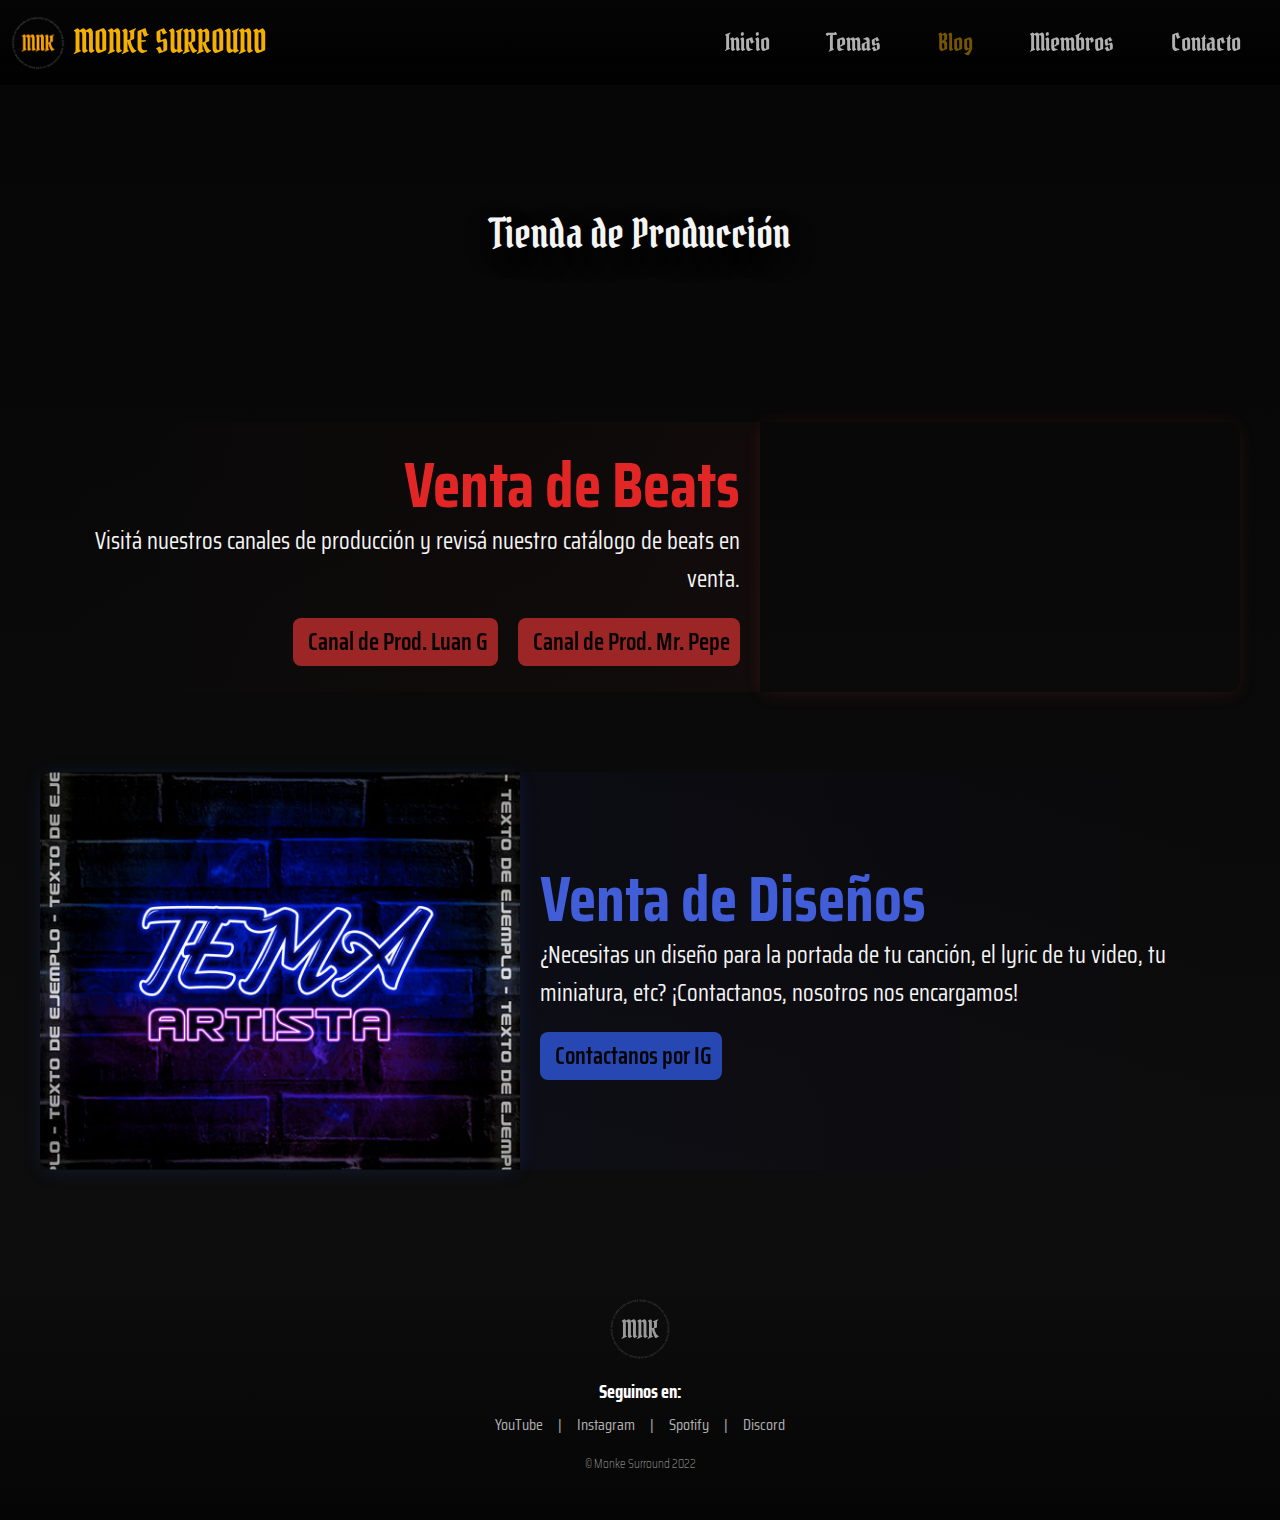
<file: page/blog.html>
<!DOCTYPE html>
<html lang="en">
<head>
    <meta charset="UTF-8">
    <meta http-equiv="X-UA-Compatible" content="IE=edge">
    <meta name="viewport" content="width=device-width, initial-scale=1.0">
    <link rel="stylesheet" href="../css/normalize.css">
    <link rel="stylesheet" href="../css/main.css">
    <link rel="shortcut icon" type="image/png" href="../img/logo-icon.png">

    <!-- google fonts -->
    <link rel="preconnect" href="https://fonts.googleapis.com">
    <link rel="preconnect" href="https://fonts.gstatic.com" crossorigin>
    <link href="https://fonts.googleapis.com/css2?family=Saira+Condensed:wght@300;500;700&display=swap" rel="stylesheet">

    <!-- font awesome -->
    <link rel="stylesheet" href="https://cdnjs.cloudflare.com/ajax/libs/font-awesome/6.1.1/css/all.min.css" integrity="sha512-KfkfwYDsLkIlwQp6LFnl8zNdLGxu9YAA1QvwINks4PhcElQSvqcyVLLD9aMhXd13uQjoXtEKNosOWaZqXgel0g==" crossorigin="anonymous" referrerpolicy="no-referrer"/>
    
    <title>MONKE SURROUND | Tienda</title>
</head>
<body>
    
    <nav class="navBar" id="navFixed">
        <div class="logo">
            <a href="../index.html">
                <img src="../img/logo-transparente.png" alt="Logo de Monke Surround">
                <span class="monkefont">MONKE SURROUND</span>
            </a>
        </div>
        <input type="checkbox" id="check">
        <label for="check" class="checkBtn">
            <i class="fas fa-bars"></i>
        </label>
        <ul class="monkefont" id="ulResponsive">
            <li>
                <a href="../index.html">Inicio</a>
            </li>
            <li>
                <a href="../page/temas.html">Temas</a>
            </li>
            <li id="navActive">
                <a>Blog</a>
            </li>
            <li>
                <a href="../page/miembros.html">Miembros</a>
            </li>
            <li>
                <a href="../page/contacto.html">Contacto</a>
            </li>
        </ul>
    </nav>
    
    <header class="headerBanner">
        <span class="monkefont titleh2">Tienda de Producción</span>
    </header>

    <main>
        <div class="tiendaContainer">
            <div class="tiendaInfo">
                <div class="text">
                    <h1 class="titleh1 mainfont">Venta de Beats</h1>
                    <p class="mainfont p">Visitá nuestros canales de producción y revisá nuestro catálogo de beats en venta.</p>
                    <div class="botones">
                        <a href="https://www.youtube.com/channel/UCHuMr75ElkPf81W-OIfrB_A" target="_blank" class="mainfont p"><i class="fa-solid fa-arrow-up-right-from-square"></i>Canal de Prod. Luan G</a>
                        <a href="https://www.youtube.com/c/ProdMrPepe" target="_blank" class="mainfont p"><i class="fa-solid fa-arrow-up-right-from-square"></i>Canal de Prod. Mr. Pepe</a>
                    </div>
                </div>
                <div class="multimedia">
                    <div class="iframeContainer">
                        <iframe width="560" height="315" src="https://www.youtube.com/embed/wGAuAHkM0tE" title="YouTube video player" frameborder="0" allow="accelerometer; autoplay; clipboard-write; encrypted-media; gyroscope; picture-in-picture" allowfullscreen></iframe>
                    </div>
                </div>
            </div>
        </div>

        <div class="tiendaContainer">
            <div class="tiendaInfo">
                <div class="text">
                    <h1 class="titleh1 mainfont">Venta de Diseños</h1>
                    <p class="mainfont p">¿Necesitas un diseño para la portada de tu canción, el lyric de tu video, tu miniatura, etc? ¡Contactanos, nosotros nos encargamos!</p>
                    <div class="botones">
                        <a href="https://www.instagram.com/monke_surround" target="_blank" class="mainfont p"><i class="fa-solid fa-arrow-up-right-from-square"></i>Contactanos por IG</a>
                    </div>
                </div>
                <div class="multimedia">
                    <div class="sliderContainer">
                        <div class="slider position"></div>
                    </div>
                </div>
            </div>
        </div>

        
    </main>


    <footer>
        <a href="../index.html">
            <img src="../img/logo-transparente.png" alt="Logo de Monke Surround">
        </a>
        <h3 class="mainfont">Seguinos en:</h3>
        <ul>
            <li>
                <a href="https://www.youtube.com/channel/UCfUFr9T3SSwJYHEnwfy8vcQ" class="p" target="_blank">YouTube</a>
            </li>
            <li class="separator p">|</li>
            <li>
                <a href="https://www.instagram.com/monke_surround/" class="p" target="_blank">Instagram</a>
            </li>
            <li class="separator p">|</li>
            <li>
                <a href="https://open.spotify.com/artist/5NwEhD3q5H1wxHeGHCONcm?si=ut3Xa0g5QQCk2wI6mXVDGA" class="p" target="_blank">Spotify</a>
            </li>
            <li class="separator p">|</li>
            <li>
                <a href="https://discord.gg/xsSnFAQw9y" class="p" target="_blank">Discord</a>
            </li>
        </ul>
        <p class="mainfont">© Monke Surround 2022</p>
    </footer>
    
</body>
</html>
</file>
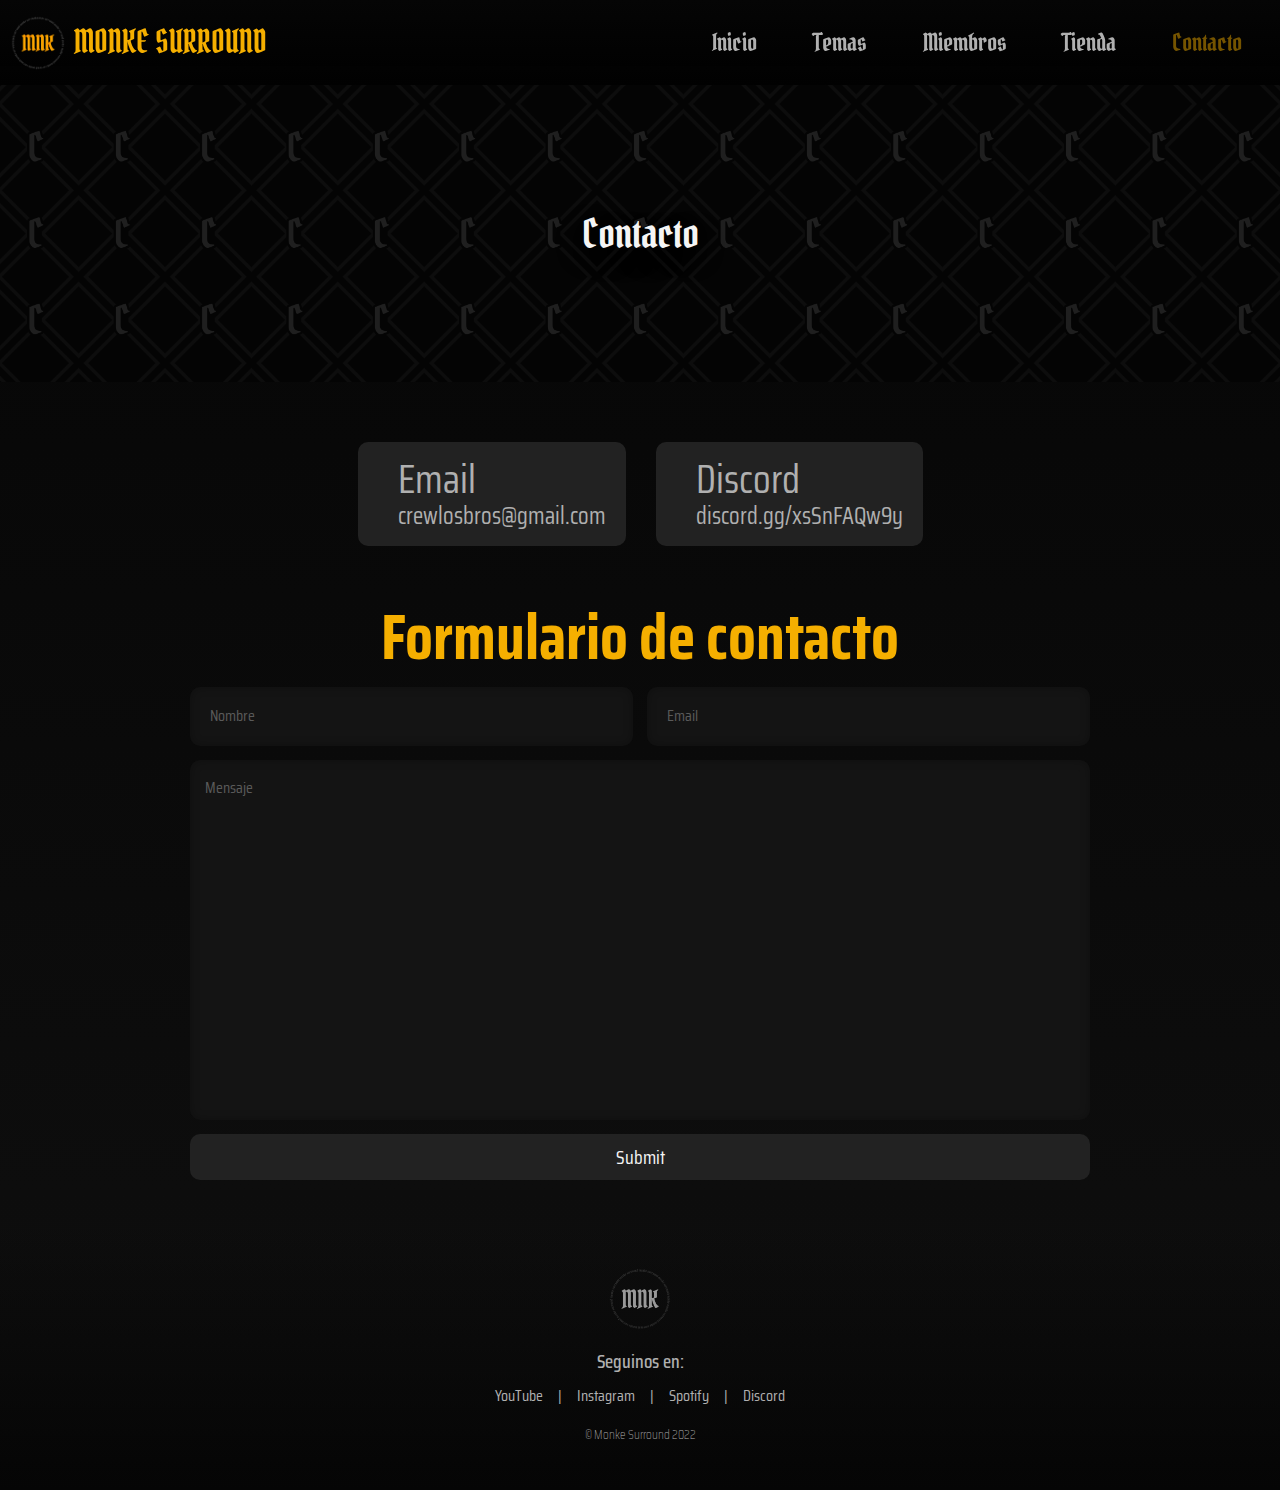
<file: page/contacto.html>
<!DOCTYPE html>
<html lang="en">
<head>
    <meta charset="UTF-8">
    <meta http-equiv="X-UA-Compatible" content="IE=edge">
    <meta name="viewport" content="width=device-width, initial-scale=1.0">

    <!-- seo -->
    <meta name="description" content="Rellená nuestro formulario de contacto u obtené otras vías para contactarnos.">
    <meta name="keywords" content="contacto, email, correo, discord, formulario">

    <!-- css -->
    <link rel="stylesheet" href="../css/normalize.css">
    <link rel="stylesheet" href="../css/main.css">

    <link rel="shortcut icon" type="image/png" href="../img/logo-icon.png">

    <!-- google fonts -->
    <link rel="preconnect" href="https://fonts.googleapis.com">
    <link rel="preconnect" href="https://fonts.gstatic.com" crossorigin>
    <link href="https://fonts.googleapis.com/css2?family=Saira+Condensed:wght@300;500;700&display=swap" rel="stylesheet">

    <!-- font awesome -->
    <link rel="stylesheet" href="https://cdnjs.cloudflare.com/ajax/libs/font-awesome/6.1.1/css/all.min.css" integrity="sha512-KfkfwYDsLkIlwQp6LFnl8zNdLGxu9YAA1QvwINks4PhcElQSvqcyVLLD9aMhXd13uQjoXtEKNosOWaZqXgel0g==" crossorigin="anonymous" referrerpolicy="no-referrer"/>
    
    <title>MONKE SURROUND | Contacto</title>
</head>
<body>
    
    <nav class="navBar" id="navFixed">
        <div class="logo">
            <a href="../index.html">
                <img src="../img/logo-transparente.png" alt="Logo de Monke Surround">
                <span class="monkefont">MONKE SURROUND</span>
            </a>
        </div>
        <input type="checkbox" id="check">
        <label for="check" class="checkBtn">
            <i class="fas fa-bars"></i>
        </label>
        <ul class="monkefont" id="ulResponsive">
            <li>
                <a href="../index.html">Inicio</a>
            </li>
            <li>
                <a href="./temas.html">Temas</a>
            </li>
            <li>
                <a href="./miembros.html">Miembros</a>
            </li>
            <li>
                <a href="./tienda.html">Tienda</a>
            </li>
            <li id="navActive">
                <a>Contacto</a>
            </li>
        </ul>
    </nav>

    <header class="headerBanner c">
        <span class="monkefont titleh2">Contacto</span>
    </header>

    <main>
        <div id="tarjetasContainer">
            <div class="tarjetaContacto">
                <i class="fa-solid fa-envelope"></i>
                <div class="tarjetaContactoText">
                    <span class="mainfont">Email</span>
                    <p class="mainfont">crewlosbros@gmail.com</p>
                </div>
            </div>
            <div class="tarjetaContacto">
                <i class="fa-solid fa-envelope"></i>
                <div class="tarjetaContactoText">
                    <span class="mainfont">Discord</span>
                    <p class="mainfont"><a href="https://discord.gg/xsSnFAQw9y" target="_blank">discord.gg/xsSnFAQw9y</a></p>
                </div>
            </div>
        </div>

        <div id="formContacto">
            <h1 class="mainfont titleh1">Formulario de contacto</h1>

            <form action="">
                <input type="text" placeholder="Nombre" class="mainfont" required>
                <input type="email" placeholder="Email" class="mainfont" required>
                <textarea name="" id="" cols="30" rows="10" placeholder="Mensaje" class="mainfont" required></textarea>
    
                <a href="./error404.html">
                    <input type="submit" class="mainfont formBtn">
                </a>
            </form>
        </div>

    </main>


    <footer>
        <a href="../index.html">
            <img src="../img/logo-transparente.png" alt="Logo de Monke Surround">
        </a>
        <span class="mainfont">Seguinos en:</span>
        <ul>
            <li>
                <a href="https://www.youtube.com/channel/UCfUFr9T3SSwJYHEnwfy8vcQ" class="p" target="_blank">YouTube</a>
            </li>
            <li class="separator p">|</li>
            <li>
                <a href="https://www.instagram.com/monke_surround/" class="p" target="_blank">Instagram</a>
            </li>
            <li class="separator p">|</li>
            <li>
                <a href="https://open.spotify.com/artist/5NwEhD3q5H1wxHeGHCONcm?si=ut3Xa0g5QQCk2wI6mXVDGA" class="p" target="_blank">Spotify</a>
            </li>
            <li class="separator p">|</li>
            <li>
                <a href="https://discord.gg/xsSnFAQw9y" class="p" target="_blank">Discord</a>
            </li>
        </ul>
        <p class="mainfont">© Monke Surround 2022</p>
    </footer>

</body>
</html>
</file>
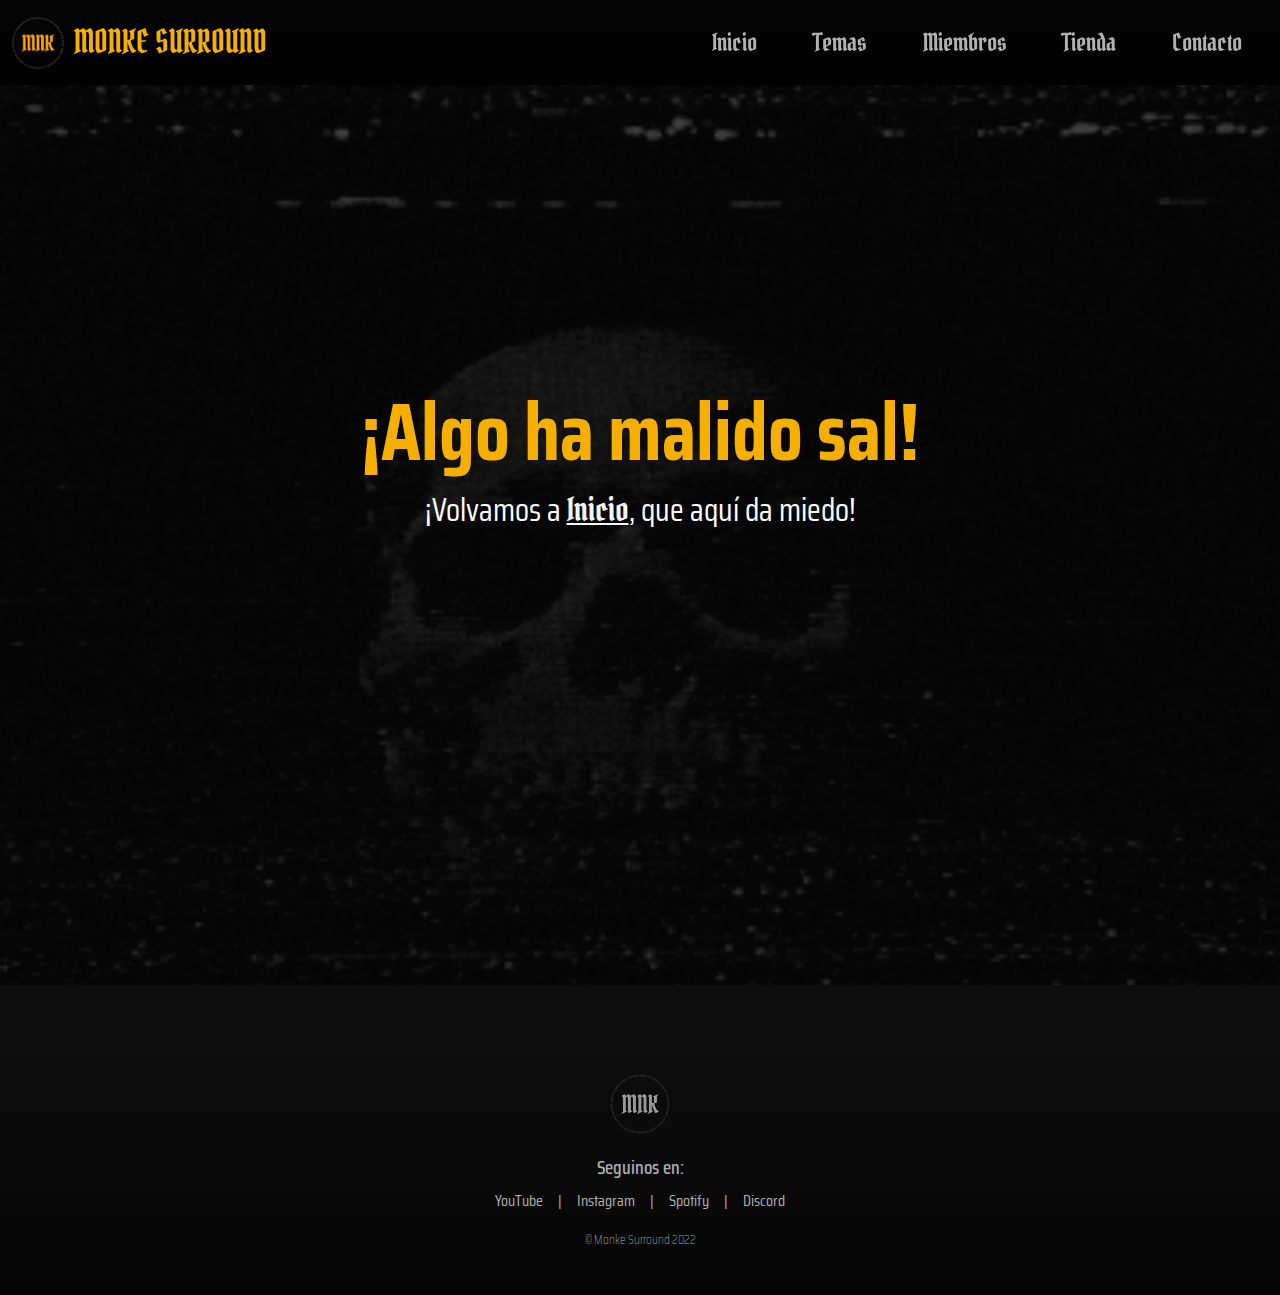
<file: page/error404.html>
<!DOCTYPE html>
<html lang="en">
<head>
    <meta charset="UTF-8">
    <meta http-equiv="X-UA-Compatible" content="IE=edge">
    <meta name="viewport" content="width=device-width, initial-scale=1.0">

    <!-- seo -->
    <meta name="description" content="Error 404 page not found.">

    <!-- css -->
    <link rel="stylesheet" href="../css/normalize.css">
    <link rel="stylesheet" href="../css/main.css">

    <link rel="shortcut icon" type="image/png" href="../img/logo-icon.png">

    <!-- google fonts -->
    <link rel="preconnect" href="https://fonts.googleapis.com">
    <link rel="preconnect" href="https://fonts.gstatic.com" crossorigin>
    <link href="https://fonts.googleapis.com/css2?family=Saira+Condensed:wght@300;500;700&display=swap" rel="stylesheet">

    <!-- font awesome -->
    <link rel="stylesheet" href="https://cdnjs.cloudflare.com/ajax/libs/font-awesome/6.1.1/css/all.min.css" integrity="sha512-KfkfwYDsLkIlwQp6LFnl8zNdLGxu9YAA1QvwINks4PhcElQSvqcyVLLD9aMhXd13uQjoXtEKNosOWaZqXgel0g==" crossorigin="anonymous" referrerpolicy="no-referrer"/>
    
    <title>MONKE SURROUND | Error 404</title>
</head>
<body>
    
    <nav class="navBar" id="navFixed">
        <div class="logo">
            <a href="../index.html">
                <img src="../img/logo-transparente.png" alt="Logo de Monke Surround">
                <span class="monkefont">MONKE SURROUND</span>
            </a>
        </div>
        <input type="checkbox" id="check">
        <label for="check" class="checkBtn">
            <i class="fas fa-bars"></i>
        </label>
        <ul class="monkefont" id="ulResponsive">
            <li>
                <a href="../index.html">Inicio</a>
            </li>
            <li>
                <a href="./temas.html">Temas</a>
            </li>
            <li>
                <a href="./miembros.html">Miembros</a>
            </li>
            <li>
                <a href="./tienda.html">Tienda</a>
            </li>
            <li>
                <a href="./contacto.html">Contacto</a>
            </li>
        </ul>
    </nav>

    <main>

        <div id="errorContainer">
            <img src="../img/404gif.gif" alt="Gif de estática de TV con una calavera">
            <div>
                <h1 class="titleh1 mainfont">¡Algo ha malido sal!</h1>
                <p class="mainfont">¡Volvamos a <a href="../index.html" class="monkefont">Inicio</a>, que aquí da miedo!</p>
            </div>
        </div>
    </main>

    <footer>
        <a href="../index.html">
            <img src="../img/logo-transparente.png" alt="Logo de Monke Surround">
        </a>
        <span class="mainfont">Seguinos en:</span>
        <ul>
            <li>
                <a href="https://www.youtube.com/channel/UCfUFr9T3SSwJYHEnwfy8vcQ" class="p" target="_blank">YouTube</a>
            </li>
            <li class="separator p">|</li>
            <li>
                <a href="https://www.instagram.com/monke_surround/" class="p" target="_blank">Instagram</a>
            </li>
            <li class="separator p">|</li>
            <li>
                <a href="https://open.spotify.com/artist/5NwEhD3q5H1wxHeGHCONcm?si=ut3Xa0g5QQCk2wI6mXVDGA" class="p" target="_blank">Spotify</a>
            </li>
            <li class="separator p">|</li>
            <li>
                <a href="https://discord.gg/xsSnFAQw9y" class="p" target="_blank">Discord</a>
            </li>
        </ul>
        <p class="mainfont">© Monke Surround 2022</p>
    </footer>

</body>
</html>
</file>
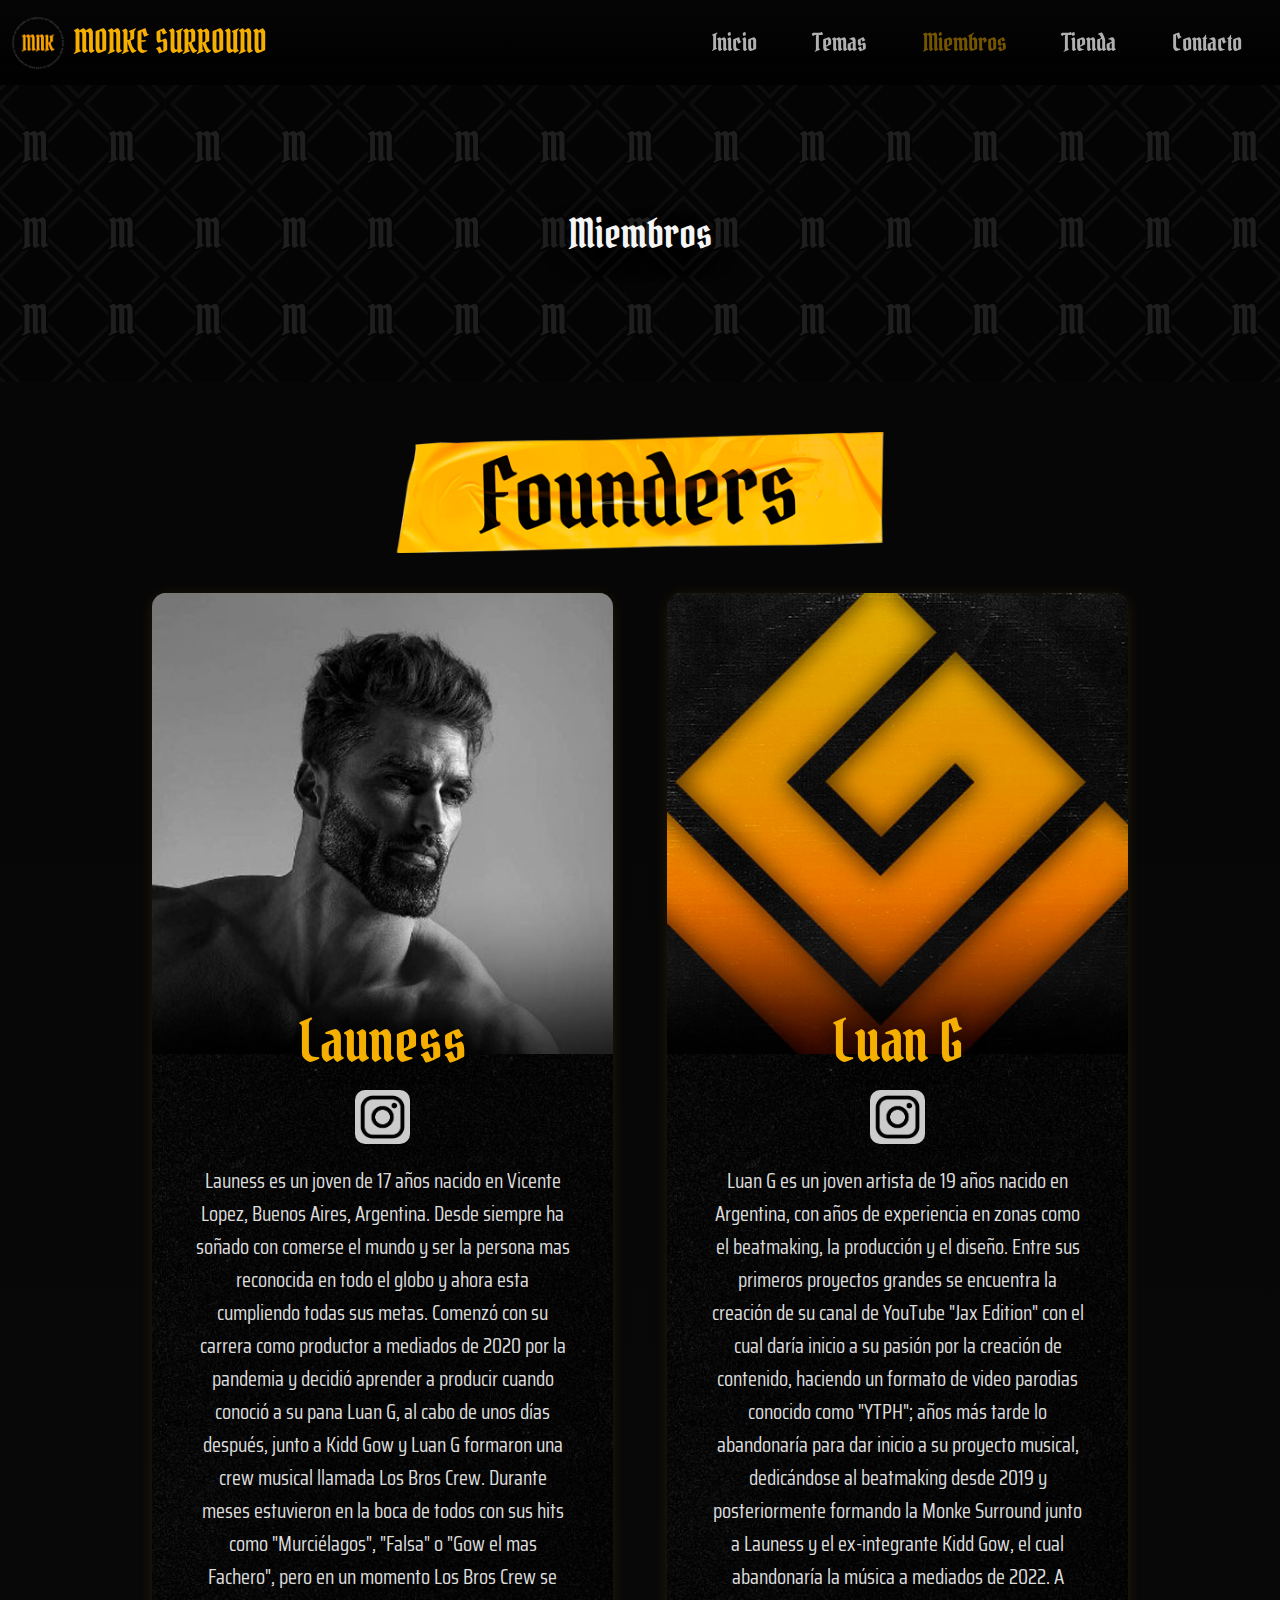
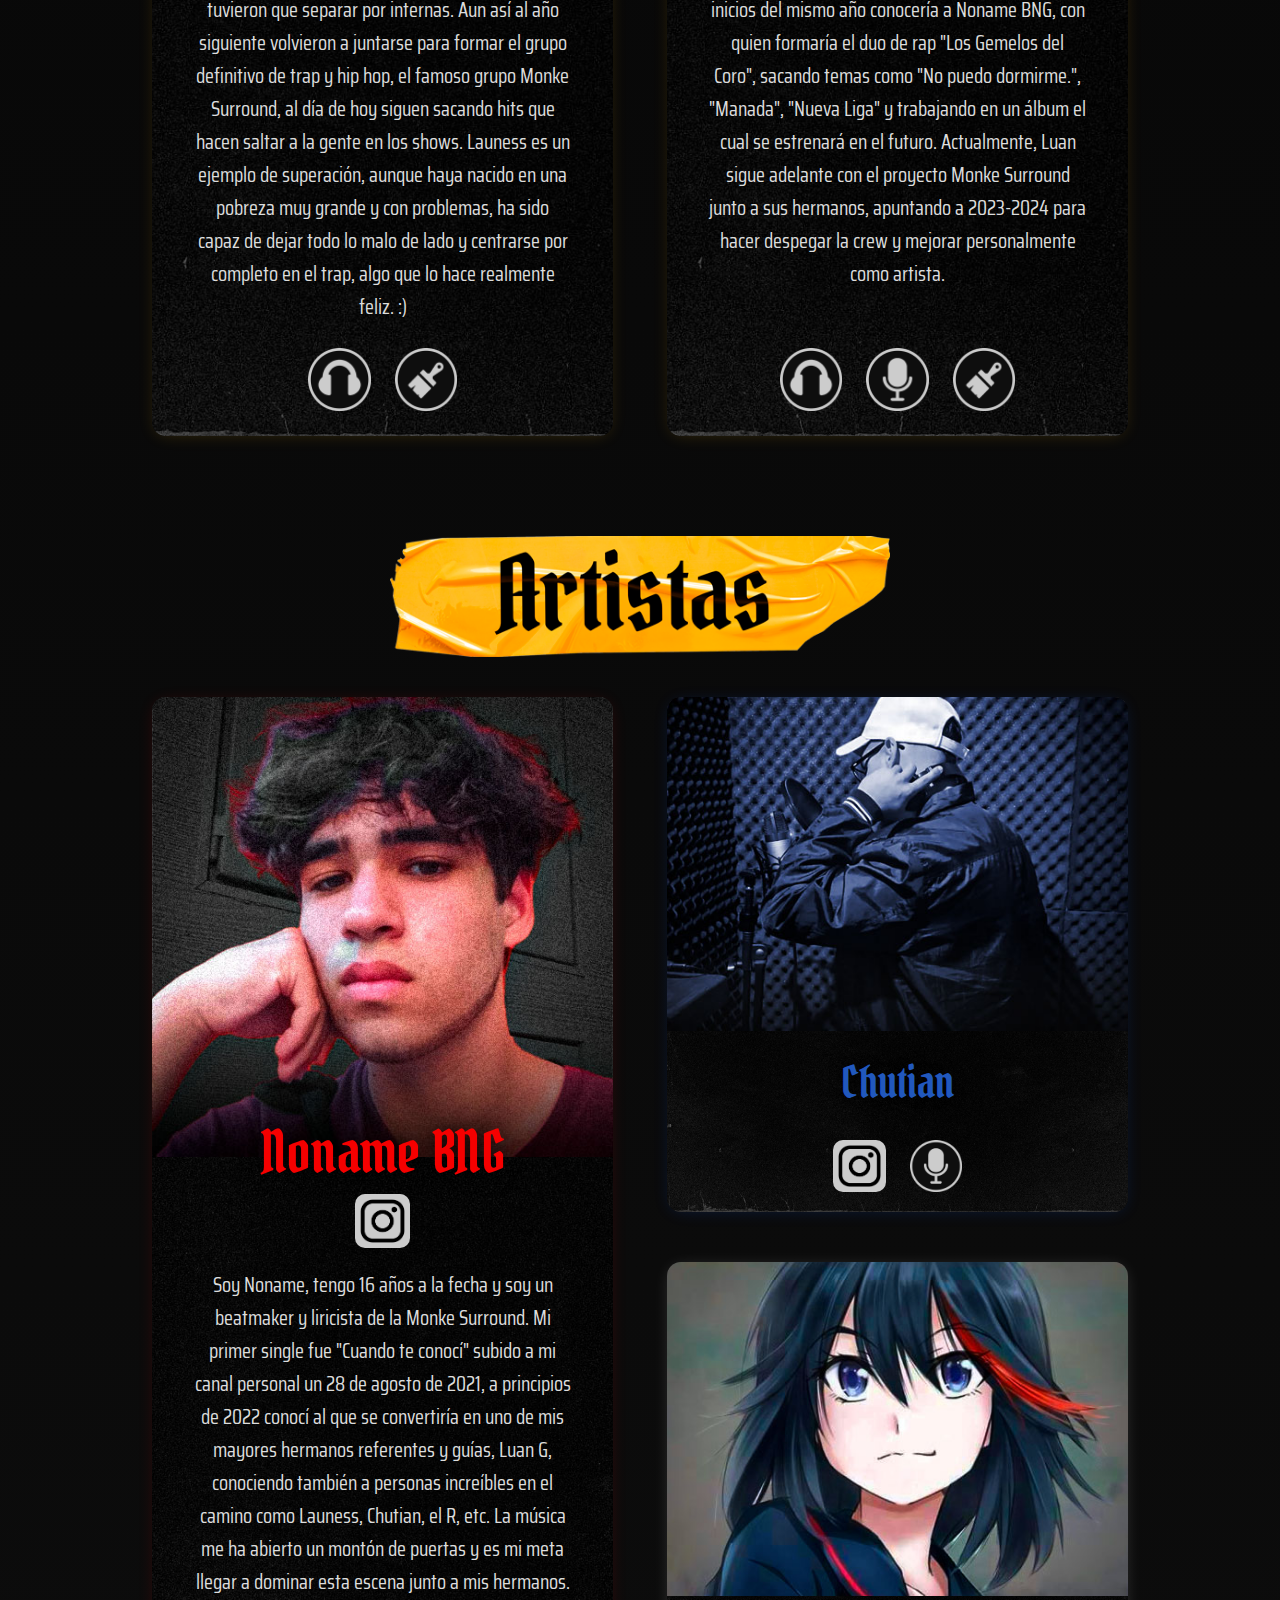
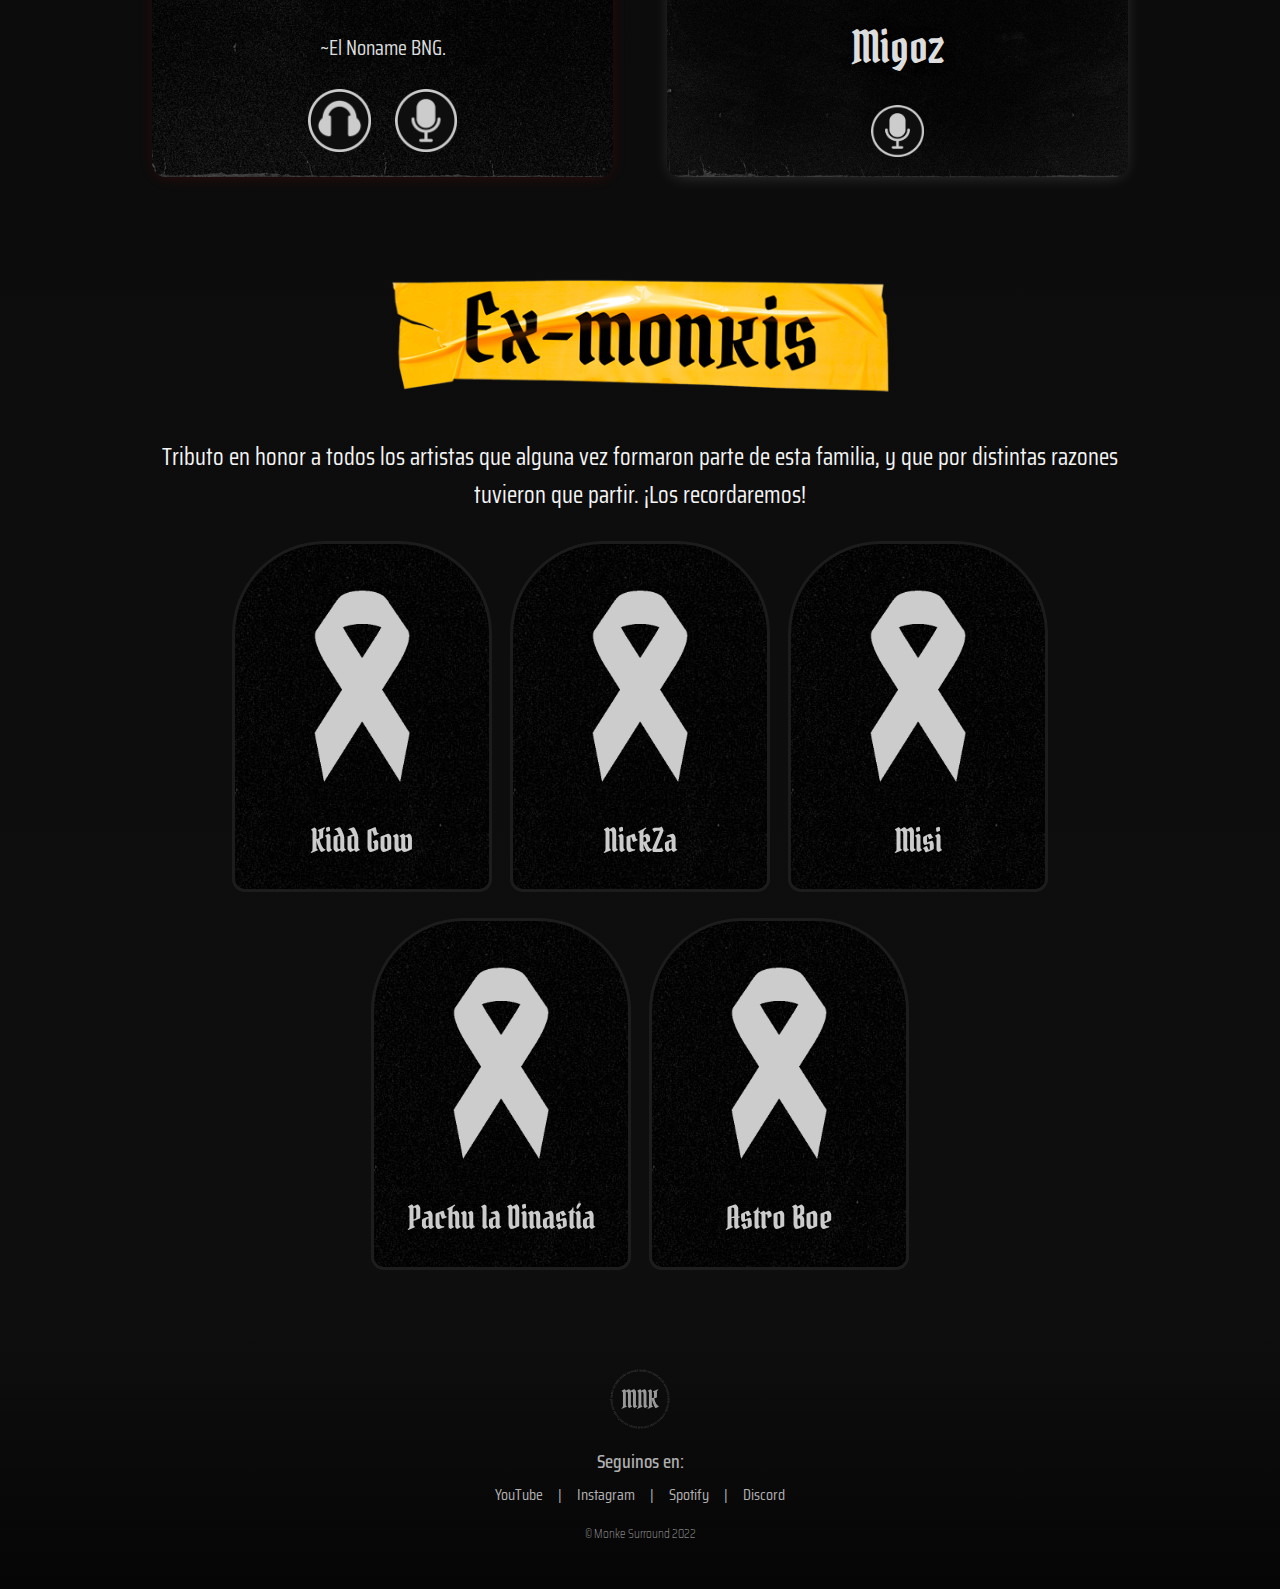
<file: page/miembros.html>
<!DOCTYPE html>
<html lang="en">
<head>
    <meta charset="UTF-8">
    <meta http-equiv="X-UA-Compatible" content="IE=edge">
    <meta name="viewport" content="width=device-width, initial-scale=1.0">

    <!-- seo -->
    <meta name="description" content="Lista e historia de los miembros y colaboradores que conforman el grupo musical Monke Surround.">
    <meta name="keywords" content="integrantes, miembros, equipo">

    <!-- css -->
    <link rel="stylesheet" href="../css/normalize.css">
    <link rel="stylesheet" href="../css/main.css">

    <link rel="shortcut icon" type="image/png" href="../img/logo-icon.png">

    <!-- google fonts -->
    <link rel="preconnect" href="https://fonts.googleapis.com">
    <link rel="preconnect" href="https://fonts.gstatic.com" crossorigin>
    <link href="https://fonts.googleapis.com/css2?family=Saira+Condensed:wght@300;500;700&display=swap" rel="stylesheet">

    <!-- font awesome -->
    <link rel="stylesheet" href="https://cdnjs.cloudflare.com/ajax/libs/font-awesome/6.1.1/css/all.min.css" integrity="sha512-KfkfwYDsLkIlwQp6LFnl8zNdLGxu9YAA1QvwINks4PhcElQSvqcyVLLD9aMhXd13uQjoXtEKNosOWaZqXgel0g==" crossorigin="anonymous" referrerpolicy="no-referrer"/>
    
    <title>MONKE SURROUND | Miembros</title>
</head>
<body>
    
    <nav class="navBar" id="navFixed">
        <div class="logo">
            <a href="../index.html">
                <img src="../img/logo-transparente.png" alt="Logo de Monke Surround">
                <span class="monkefont">MONKE SURROUND</span>
            </a>
        </div>
        <input type="checkbox" id="check">
        <label for="check" class="checkBtn">
            <i class="fas fa-bars"></i>
        </label>
        <ul class="monkefont" id="ulResponsive">
            <li>
                <a href="../index.html">Inicio</a>
            </li>
            <li>
                <a href="./temas.html">Temas</a>
            </li>
            <li id="navActive">
                <a>Miembros</a>
            </li>
            <li>
                <a href="./tienda.html">Tienda</a>
            </li>
            <li>
                <a href="./contacto.html">Contacto</a>
            </li>
        </ul>
    </nav>

    <header class="headerBanner m">
        <span class="monkefont titleh2"><h1>Miembros</h1></span>
    </header>

    <main>

        <div id="miembrosContainer">

            <img class="miembrosRotulo" src="../img/miembros-founders.png" alt="Pegatina con el texto 'Founders'">

            <figure class="miembroPrinc miembro">
                <img src="../img/miembros-launess.jpg" alt="fotografía del miembro">
                <figcaption class="monkefont">Launess</figcaption>
                <div class="miembroInfo">
                    <a href="https://www.instagram.com/lauti.craxker/" target="_blank" class="redsocialBtn">
                        <img src="../img/ig.jpg" alt="botón enlace a Instagram">
                    </a>
                    <p class="mainfont">Launess es un joven de 17 años nacido en Vicente Lopez, Buenos Aires, Argentina. Desde siempre ha soñado con comerse el mundo y ser la persona mas reconocida en todo el globo y ahora esta cumpliendo todas sus metas. Comenzó con su carrera como productor a mediados de 2020 por la pandemia y decidió aprender a producir cuando conoció a su pana Luan G, al cabo de unos días después, junto a Kidd Gow y Luan G formaron una crew musical llamada Los Bros Crew. Durante meses estuvieron en la boca de todos con sus hits como "Murciélagos", "Falsa" o "Gow el mas Fachero", pero en un momento Los Bros Crew se tuvieron que separar por internas. Aun así al año siguiente volvieron a juntarse para formar el grupo definitivo de trap y hip hop, el famoso grupo Monke Surround, al día de hoy siguen sacando hits que hacen saltar a la gente en los shows. Launess es un ejemplo de superación, aunque haya nacido en una pobreza muy grande y con problemas, ha sido capaz de dejar todo lo malo de lado y centrarse por completo en el trap, algo que lo hace realmente feliz. :)</p>
                    <div>
                        <span class="insignia beatmaker">
                            <img src="../img/miembros-prod-icon.png" alt="Insignia de Beatmaker">
                        </span>
                        <span class="insignia designer">
                            <img src="../img/miembros-designer-icon.png" alt="Insignia de Designer">
                        </span>
                    </div>
                </div>
            </figure>

            <figure class="miembroPrinc miembro">
                <img src="../img/miembros-luan.jpg" alt="fotografía del miembro">
                <figcaption class="monkefont">Luan G</figcaption>
                <div class="miembroInfo">
                    <a href="https://www.instagram.com/prod.luan_g/" target="_blank" class="redsocialBtn">
                        <img src="../img/ig.jpg" alt="botón enlace a Instagram">
                    </a>
                    <p class="mainfont">Luan G es un joven artista de 19 años nacido en Argentina, con años de experiencia en zonas como el beatmaking, la producción y el diseño. Entre sus primeros proyectos grandes se encuentra la creación de su canal de YouTube "Jax Edition" con el cual daría inicio a su pasión por la creación de contenido, haciendo un formato de video parodias conocido como "YTPH"; años más tarde lo abandonaría para dar inicio a su proyecto musical, dedicándose al beatmaking desde 2019 y posteriormente formando la Monke Surround junto a Launess y el ex-integrante Kidd Gow, el cual abandonaría la música a mediados de 2022. A inicios del mismo año conocería a Noname BNG, con quien formaría el duo de rap "Los Gemelos del Coro", sacando temas como "No puedo dormirme.", "Manada", "Nueva Liga" y trabajando en un álbum el cual se estrenará en el futuro. Actualmente, Luan sigue adelante con el proyecto Monke Surround junto a sus hermanos, apuntando a 2023-2024 para hacer despegar la crew y mejorar personalmente como artista.<br><br></p>
                    <div>
                        <span class="insignia beatmaker">
                            <img src="../img/miembros-prod-icon.png" alt="Insignia de Beatmaker">
                        </span>
                        <span class="insignia cantante">
                            <img src="../img/miembros-artista-icon.png" alt="Insignia de Cantante">
                        </span>
                        <span class="insignia designer">
                            <img src="../img/miembros-designer-icon.png" alt="Insignia de Designer">
                        </span>
                    </div>
                </div>
            </figure>

            <img class="miembrosRotulo" src="../img/miembros-artistas.png" alt="Pegatina con el texto 'Artistas'">

            <figure class="miembroPrinc miembro">
                <img src="../img/miembros-noname.jpg" alt="fotografía del miembro">
                <figcaption class="monkefont">Noname BNG</figcaption>
                <div class="miembroInfo">
                    <a href="https://www.instagram.com/bng.withoutname_off/" target="_blank" class="redsocialBtn">
                        <img src="../img/ig.jpg" alt="botón enlace a Instagram">
                    </a>
                    <p class="mainfont">Soy Noname, tengo 16 años a la fecha y soy un beatmaker y liricista de la Monke Surround. Mi primer single fue "Cuando te conocí" subido a mi canal personal un 28 de agosto de 2021, a principios de 2022 conocí al que se convertiría en uno de mis mayores hermanos referentes y guías, Luan G, conociendo también a personas increíbles en el camino como Launess, Chutian, el R, etc. La música me ha abierto un montón de puertas y es mi meta llegar a dominar esta escena junto a mis hermanos.<br><br>~El Noname BNG.</p>
                    <div>
                        <span class="insignia beatmaker">
                            <img src="../img/miembros-prod-icon.png" alt="Insignia de Beatmaker">
                        </span>
                        <span class="insignia cantante">
                            <img src="../img/miembros-artista-icon.png" alt="Insignia de Cantante">
                        </span>
                    </div>
                </div>
            </figure>
            <figure class="miembro miembroSec">
                <div class="imgArtista">
                    <img src="../img/miembros-chutian.jpg" alt="fotografía del miembro">
                </div>
                <div class="miembroInfo">
                    <figcaption class="monkefont">Chutian</figcaption>
                    <div>
                        <a href="https://www.instagram.com/chutian_oficial/" target="_blank" class="redsocialBtn">
                            <img src="../img/ig.jpg" alt="botón enlace a Instagram">
                        </a>
                        <span class="insignia cantante">
                            <img src="../img/miembros-artista-icon.png" alt="Insignia de Cantante">
                        </span>
                    </div>
                </div>
            </figure>
            <figure class="miembro miembroSec">
                <div class="imgArtista">
                    <img src="../img/miembros-migoz.jpg" alt="fotografía del miembro">
                </div>
                <div class="miembroInfo">
                    <figcaption class="monkefont">Migoz</figcaption>
                    <div>
                        <span class="insignia cantante">
                            <img src="../img/miembros-artista-icon.png" alt="Insignia de Cantante">
                        </span>
                    </div>
                </div>
            </figure> 

            <img class="miembrosRotulo" src="../img/miembros-exmonkis.png" alt="Pegatina con el texto 'Ex-monkis'">
            <p class="mainfont p">Tributo en honor a todos los artistas que alguna vez formaron parte de esta familia, y que por distintas razones tuvieron que partir. ¡Los recordaremos!</p>

            <div id="exmonkisContainer">
                <div class="exmonki">
                    <img src="../img/miembros-exmonki-img.png" alt="Lazo símbolo de luto">
                    <span class="monkefont">Kidd Gow</span>
                </div>
                <div class="exmonki">
                    <img src="../img/miembros-exmonki-img.png" alt="Lazo símbolo de luto">
                    <span class="monkefont">NickZa</span>
                </div>
                <div class="exmonki">
                    <img src="../img/miembros-exmonki-img.png" alt="Lazo símbolo de luto">
                    <span class="monkefont">Misi</span>
                </div>
                <div class="exmonki">
                    <img src="../img/miembros-exmonki-img.png" alt="Lazo símbolo de luto">
                    <span class="monkefont">Pachu la Dinastía</span>
                </div>
                <div class="exmonki">
                    <img src="../img/miembros-exmonki-img.png" alt="Lazo símbolo de luto">
                    <span class="monkefont">Astro Boe</span>
                </div>
            </div>
        </div>

    </main>

    
    <footer>
        <a href="../index.html">
            <img src="../img/logo-transparente.png" alt="Logo de Monke Surround">
        </a>
        <span class="mainfont">Seguinos en:</span>
        <ul>
            <li>
                <a href="https://www.youtube.com/channel/UCfUFr9T3SSwJYHEnwfy8vcQ" class="p" target="_blank">YouTube</a>
            </li>
            <li class="separator p">|</li>
            <li>
                <a href="https://www.instagram.com/monke_surround/" class="p" target="_blank">Instagram</a>
            </li>
            <li class="separator p">|</li>
            <li>
                <a href="https://open.spotify.com/artist/5NwEhD3q5H1wxHeGHCONcm?si=ut3Xa0g5QQCk2wI6mXVDGA" class="p" target="_blank">Spotify</a>
            </li>
            <li class="separator p">|</li>
            <li>
                <a href="https://discord.gg/xsSnFAQw9y" class="p" target="_blank">Discord</a>
            </li>
        </ul>
        <p class="mainfont">© Monke Surround 2022</p>
    </footer>

</body>
</html>
</file>
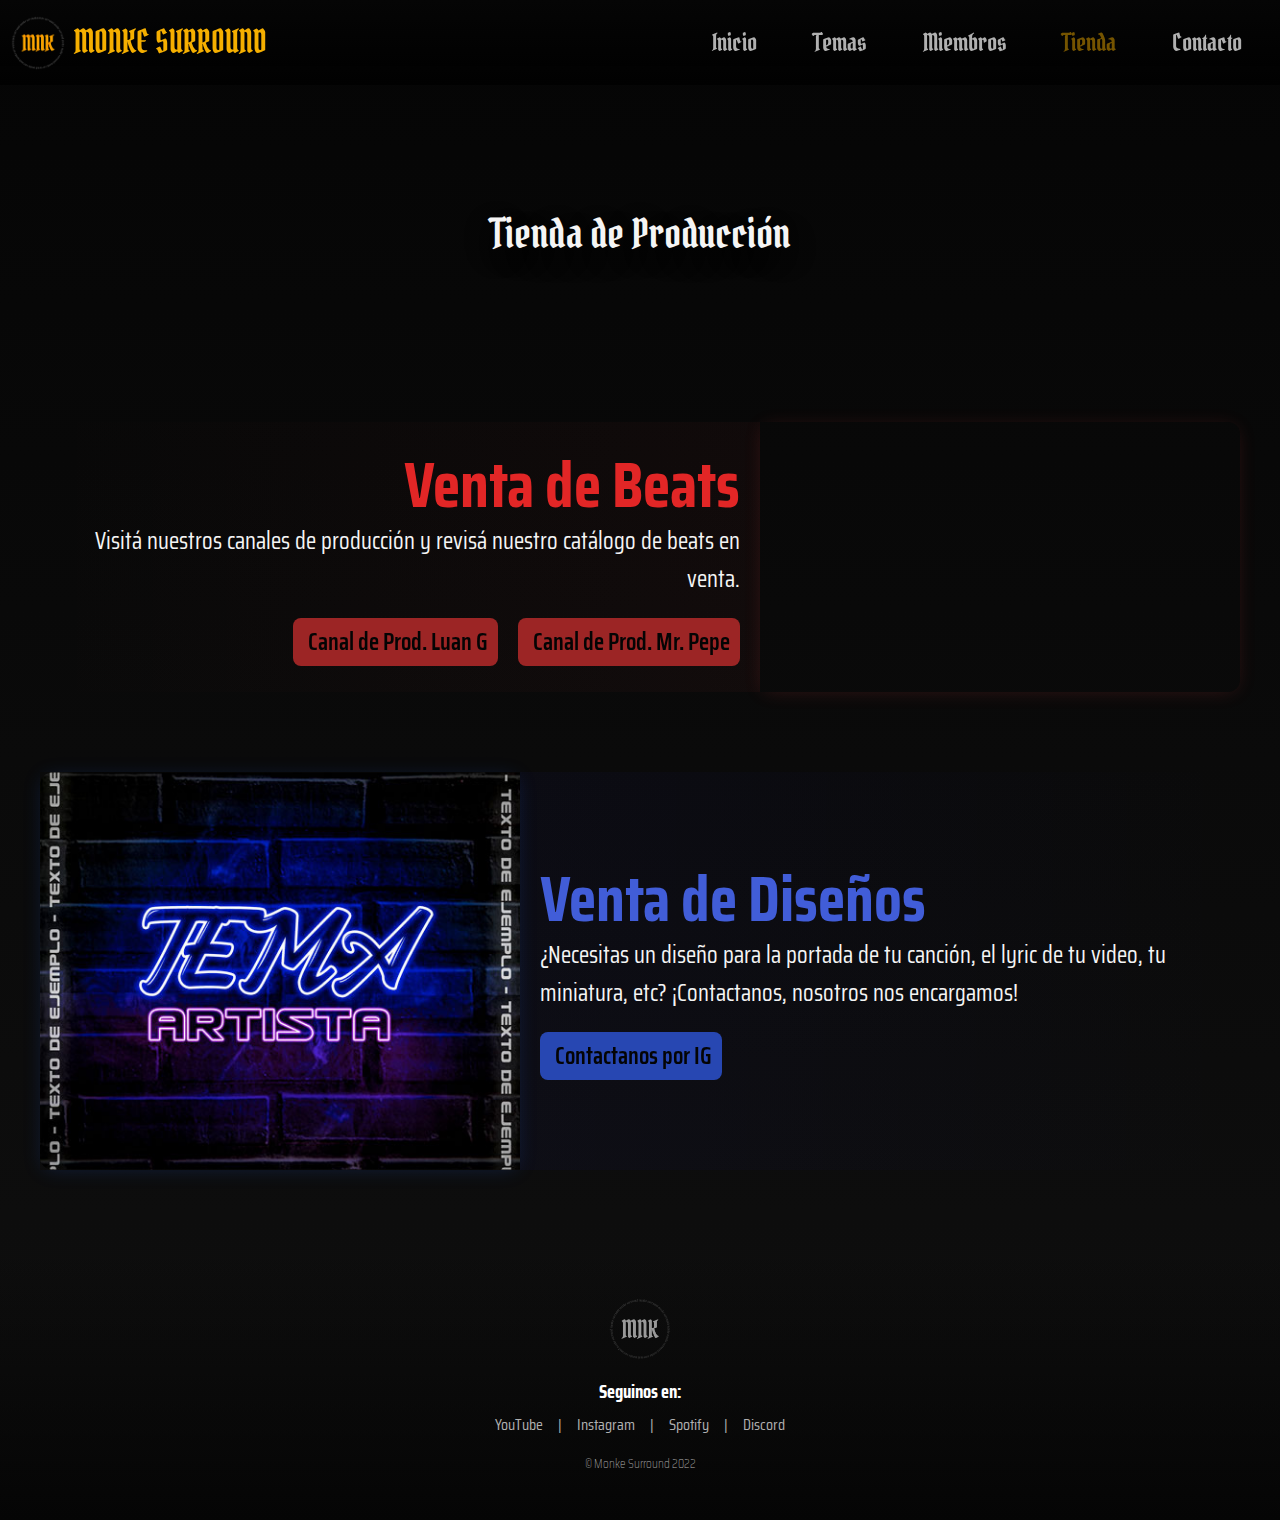
<file: page/tienda.html>
<!DOCTYPE html>
<html lang="en">
<head>
    <meta charset="UTF-8">
    <meta http-equiv="X-UA-Compatible" content="IE=edge">
    <meta name="viewport" content="width=device-width, initial-scale=1.0">
    <link rel="stylesheet" href="../css/normalize.css">
    <link rel="stylesheet" href="../css/main.css">
    <link rel="shortcut icon" type="image/png" href="../img/logo-icon.png">

    <!-- google fonts -->
    <link rel="preconnect" href="https://fonts.googleapis.com">
    <link rel="preconnect" href="https://fonts.gstatic.com" crossorigin>
    <link href="https://fonts.googleapis.com/css2?family=Saira+Condensed:wght@300;500;700&display=swap" rel="stylesheet">

    <!-- font awesome -->
    <link rel="stylesheet" href="https://cdnjs.cloudflare.com/ajax/libs/font-awesome/6.1.1/css/all.min.css" integrity="sha512-KfkfwYDsLkIlwQp6LFnl8zNdLGxu9YAA1QvwINks4PhcElQSvqcyVLLD9aMhXd13uQjoXtEKNosOWaZqXgel0g==" crossorigin="anonymous" referrerpolicy="no-referrer"/>
    
    <title>MONKE SURROUND | Tienda</title>
</head>
<body>
    
    <nav class="navBar" id="navFixed">
        <div class="logo">
            <a href="../index.html">
                <img src="../img/logo-transparente.png" alt="Logo de Monke Surround">
                <span class="monkefont">MONKE SURROUND</span>
            </a>
        </div>
        <input type="checkbox" id="check">
        <label for="check" class="checkBtn">
            <i class="fas fa-bars"></i>
        </label>
        <ul class="monkefont" id="ulResponsive">
            <li>
                <a href="../index.html">Inicio</a>
            </li>
            <li>
                <a href="../page/temas.html">Temas</a>
            </li>
            <li>
                <a href="../page/miembros.html">Miembros</a>
            </li>
            <li id="navActive">
                <a>Tienda</a>
            </li>
            <li>
                <a href="../page/contacto.html">Contacto</a>
            </li>
        </ul>
    </nav>
    
    <header class="headerBanner">
        <span class="monkefont titleh2">Tienda de Producción</span>
    </header>

    <main>
        <div class="tiendaContainer">
            <div class="tiendaInfo">
                <div class="text">
                    <h1 class="titleh1 mainfont">Venta de Beats</h1>
                    <p class="mainfont p">Visitá nuestros canales de producción y revisá nuestro catálogo de beats en venta.</p>
                    <div class="botones">
                        <a href="https://www.youtube.com/channel/UCHuMr75ElkPf81W-OIfrB_A" target="_blank" class="mainfont p"><i class="fa-solid fa-arrow-up-right-from-square"></i>Canal de Prod. Luan G</a>
                        <a href="https://www.youtube.com/c/ProdMrPepe" target="_blank" class="mainfont p"><i class="fa-solid fa-arrow-up-right-from-square"></i>Canal de Prod. Mr. Pepe</a>
                    </div>
                </div>
                <div class="multimedia">
                    <div class="iframeContainer">
                        <iframe width="560" height="315" src="https://www.youtube.com/embed/wGAuAHkM0tE" title="YouTube video player" frameborder="0" allow="accelerometer; autoplay; clipboard-write; encrypted-media; gyroscope; picture-in-picture" allowfullscreen></iframe>
                    </div>
                </div>
            </div>
        </div>

        <div class="tiendaContainer">
            <div class="tiendaInfo">
                <div class="text">
                    <h1 class="titleh1 mainfont">Venta de Diseños</h1>
                    <p class="mainfont p">¿Necesitas un diseño para la portada de tu canción, el lyric de tu video, tu miniatura, etc? ¡Contactanos, nosotros nos encargamos!</p>
                    <div class="botones">
                        <a href="https://www.instagram.com/monke_surround" target="_blank" class="mainfont p"><i class="fa-solid fa-arrow-up-right-from-square"></i>Contactanos por IG</a>
                    </div>
                </div>
                <div class="multimedia">
                    <div class="sliderContainer">
                        <div class="slider position"></div>
                    </div>
                </div>
            </div>
        </div>

        
    </main>


    <footer>
        <a href="../index.html">
            <img src="../img/logo-transparente.png" alt="Logo de Monke Surround">
        </a>
        <h3 class="mainfont">Seguinos en:</h3>
        <ul>
            <li>
                <a href="https://www.youtube.com/channel/UCfUFr9T3SSwJYHEnwfy8vcQ" class="p" target="_blank">YouTube</a>
            </li>
            <li class="separator p">|</li>
            <li>
                <a href="https://www.instagram.com/monke_surround/" class="p" target="_blank">Instagram</a>
            </li>
            <li class="separator p">|</li>
            <li>
                <a href="https://open.spotify.com/artist/5NwEhD3q5H1wxHeGHCONcm?si=ut3Xa0g5QQCk2wI6mXVDGA" class="p" target="_blank">Spotify</a>
            </li>
            <li class="separator p">|</li>
            <li>
                <a href="https://discord.gg/xsSnFAQw9y" class="p" target="_blank">Discord</a>
            </li>
        </ul>
        <p class="mainfont">© Monke Surround 2022</p>
    </footer>
    
</body>
</html>
</file>
<file: css/main.css>
@charset "UTF-8";
@font-face {
  font-family: "monkefont";
  src: url("../src/PirataOne-Regular.woff") format("truetype");
}
.monkefont {
  font-family: "monkefont";
  font-weight: 100;
}

.mainfont {
  font-family: "Saira Condensed", sans-serif;
}

.p {
  font-family: "Saira Condensed", sans-serif;
  font-size: 1.5em;
  color: #f5f5f5;
  font-weight: normal;
  line-height: normal;
}

.titleh1 {
  font-size: 4em;
  color: #F5AF00;
  font-weight: 700;
  margin: 14px;
}

.titleh2 {
  font-size: 2.5em;
  color: #F5AF00;
  font-weight: 700;
}

body {
  background: linear-gradient(#050505, #0f0f0f);
  min-height: 100vh;
  color: #fff;
  font-size: 16px;
  scroll-behavior: smooth;
}

.headerBanner {
  width: 100%;
  height: 33vh;
  display: flex;
  flex-direction: initial;
  flex-wrap: initial;
  justify-content: center;
  align-items: center;
  background-blend-mode: darken;
}
.headerBanner.m {
  background: url(../img/patronmnk-m.jpg) rgba(0, 0, 0, 0.8);
  background-size: 5.4em;
  background-position: center;
}
.headerBanner.t {
  background: url(../img/patronmnk-t.jpg) rgba(0, 0, 0, 0.8);
  background-size: 5.4em;
  background-position: center;
}
.headerBanner.c {
  background: url(../img/patronmnk-c.jpg) rgba(0, 0, 0, 0.8);
  background-size: 5.4em;
  background-position: center;
}
.headerBanner span {
  color: #f5f5f5;
  font-weight: 100;
  text-shadow: 0px 10px 30px rgba(0, 0, 0, 0.292);
}
.headerBanner h1 {
  font-size: unset;
  font-weight: normal;
}

@media (max-width: 980px) {
  body {
    font-size: 14px;
  }
}
@media (max-width: 660px) {
  .titleh1 {
    font-size: 3.2em;
  }
}
@media (max-width: 460px) {
  .titleh1 {
    font-size: 2.5em;
  }
}
@media (max-width: 340px) {
  .titleh1 {
    font-size: 2em;
  }
}
@media (max-width: 290px) {
  .titleh1 {
    font-size: 1.5em;
  }
}
.navBar {
  width: 100%;
  height: 85px;
  padding: 10px;
  position: -webkit-sticky;
  position: sticky;
  z-index: 99999;
  top: 0px;
  display: flex;
  flex-direction: initial;
  flex-wrap: initial;
  justify-content: space-between;
  align-items: center;
  background: linear-gradient(#050505, rgba(0, 0, 0, 0.7450980392));
  -webkit-backdrop-filter: blur(2px);
          backdrop-filter: blur(2px);
}
.navBar .logo {
  display: flex;
  flex-direction: initial;
  flex-wrap: initial;
  justify-content: initial;
  align-items: center;
  flex-grow: 1.5;
  height: 100%;
}
.navBar .logo a {
  display: flex;
  flex-direction: initial;
  flex-wrap: initial;
  justify-content: initial;
  align-items: center;
  text-decoration: none;
}
.navBar .logo img {
  width: 3.5em;
  margin-right: 8px;
}
.navBar .logo span {
  font-size: 2em;
  color: #F5AF00;
}
.navBar ul {
  display: flex;
  flex-grow: 1;
  justify-content: space-around;
  align-items: center;
  height: 100%;
  margin: 0px;
}
.navBar ul li#navActive a {
  color: #755400;
  cursor: default;
}
.navBar ul li#navActive:hover a {
  transform: scale(100%);
}
.navBar ul li a {
  display: flex;
  flex-direction: initial;
  flex-wrap: initial;
  justify-content: center;
  align-items: initial;
  font-size: 1.5em;
  color: #b0b0b0;
  text-decoration: none;
}
.navBar ul li:hover a {
  color: #f5f5f5;
  position: relative;
  transform: scale(108%);
  transition: all 0.04s linear;
}

.checkBtn {
  color: #b0b0b0;
  display: flex;
  flex-direction: initial;
  flex-wrap: initial;
  justify-content: center;
  align-items: center;
  font-size: 2em;
  margin-right: 12px;
  cursor: pointer;
  display: none;
}

#check {
  display: none;
}

#navBlock {
  flex-direction: column;
  position: absolute;
  background: none;
}
#navBlock .logo img {
  display: none;
}
#navBlock .logo span {
  font-size: 2.5em;
  padding-top: 10px;
}
#navBlock ul {
  width: 100%;
  padding: 10px 30%;
}

@media (max-width: 980px) {
  .navBar .logo {
    flex-grow: 0.7;
  }
  #navBlock ul {
    padding: 10px 25%;
  }
}
@media (max-width: 780px) {
  #navBlock ul li {
    display: none;
  }
  #navBlock ul li:nth-child(1) {
    display: block;
  }
  #navBlock .logo span {
    font-size: 3em;
  }
  .checkBtn {
    display: block;
  }
  .navBar#navFixed {
    height: 70px;
  }
  .navBar#navFixed ul {
    position: fixed;
    top: 0;
    left: -100%;
    padding-top: 20px;
    z-index: -1;
    flex-direction: column;
    height: 100vh;
    width: 100%;
    background: #0f0f0f;
  }
  .navBar#navFixed .logo span {
    display: none;
  }
  #check:checked ~ #ulResponsive {
    left: 0;
    transition: all 0.3s;
  }
}
@media (max-width: 295px) {
  #navBlock .logo span {
    font-size: 2.5em;
  }
}
footer {
  width: 100%;
  height: 30vh;
  display: flex;
  flex-direction: column;
  flex-wrap: initial;
  justify-content: center;
  align-items: center;
  background: linear-gradient(transparent, #050505);
  margin-top: 40px;
}
footer img {
  filter: grayscale(1) contrast(0%) brightness(120%);
  width: 4em;
  margin-bottom: 15px;
}
footer span {
  font-size: 1.2em;
  font-weight: 500;
  color: #b0b0b0;
}
footer ul {
  margin: 10px 0px 20px 0px;
  display: flex;
  flex-direction: initial;
  flex-wrap: initial;
  justify-content: space-evenly;
  align-items: center;
  width: 25%;
  min-width: 290px;
  padding: 0;
}
footer p {
  font-size: 0.8em;
  color: #b0b0b0;
  font-weight: 100;
}

footer ul li a {
  text-decoration: none;
}

footer ul li.p, footer ul li a.p {
  font-size: 1em;
  color: #b0b0b0;
}

footer ul li a:hover {
  transform: scale(200%);
  color: #F5AF00;
}

@media (max-width: 295px) {
  footer {
    height: 40vh;
  }
  footer ul {
    flex-direction: column;
  }
  footer ul li.p, footer ul footer ul li a.p {
    font-size: 0.8em;
  }
  footer ul li.separator {
    display: none;
  }
  footer ul li {
    margin: 4px 0px;
  }
}
section[id] {
  scroll-margin-top: 100px;
}

.wallpaper {
  background: #050505;
}
.wallpaper img {
  width: 100%;
  height: 100vh;
  -o-object-fit: cover;
     object-fit: cover;
  -o-object-position: top;
     object-position: top;
  filter: brightness(80%);
}

.scrollDown {
  height: 70px;
  width: 40px;
  border: 2px solid #b0b0b0;
  position: absolute;
  left: calc(50% - 20px);
  bottom: 50px;
  border-radius: 50px;
  cursor: pointer;
}

.scrollDown::before, .scrollDown::after {
  content: "";
  position: absolute;
  top: 20%;
  left: 50%;
  border: 2px solid #fff;
  height: 10px;
  width: 10px;
  transform: translate(-50%, -100%) rotate(45deg);
  border-top: transparent;
  border-left: transparent;
  -webkit-animation: scroll-down 1s ease-in-out infinite;
          animation: scroll-down 1s ease-in-out infinite;
}

.scrollDown::after {
  top: 30%;
  -webkit-animation-delay: 0.3s;
          animation-delay: 0.3s;
}

@-webkit-keyframes scroll-down {
  0% {
    opacity: 0;
  }
  30% {
    opacity: 1;
  }
  60% {
    opacity: 1;
  }
  100% {
    opacity: 0;
    top: 90%;
  }
}

@keyframes scroll-down {
  0% {
    opacity: 0;
  }
  30% {
    opacity: 1;
  }
  60% {
    opacity: 1;
  }
  100% {
    opacity: 0;
    top: 90%;
  }
}
#quienesSomos {
  display: flex;
  flex-direction: column;
  flex-wrap: initial;
  justify-content: initial;
  align-items: center;
}
#quienesSomos h1 {
  margin: 20px 0px;
}
#quienesSomos p {
  margin: 0px 15%;
  text-align: center;
}
#quienesSomos ul {
  display: flex;
  flex-direction: initial;
  flex-wrap: wrap;
  justify-content: center;
  align-items: initial;
  width: -webkit-fit-content;
  width: -moz-fit-content;
  width: fit-content;
  max-width: 70%;
  margin: 20px 0px 10px 0px;
  padding: 0;
}
#quienesSomos ul li a img {
  border-radius: 12px;
  width: 50px;
  max-width: 90px;
  -o-object-fit: cover;
     object-fit: cover;
  margin: 0px 16px 32px 16px;
  filter: brightness(80%);
}
#quienesSomos ul li a:hover img {
  transform: scale(105%);
  filter: brightness(100%);
  transition: all 0.3s;
}
#quienesSomos #monkeImg {
  width: 20%;
  max-width: 310px;
  min-width: 200px;
  margin: 20px 0px 0px 0px;
}

#caracteristicas {
  margin-top: 20px;
  width: 100%;
  display: flex;
  flex-direction: column;
  flex-wrap: initial;
  justify-content: initial;
  align-items: center;
}
#caracteristicas article {
  margin-bottom: 20px;
  width: 90%;
  border-radius: 30px;
  overflow: hidden;
  background: #050505;
}
#caracteristicas article .bgColor {
  display: flex;
  width: 100%;
  height: 100%;
}
#caracteristicas article img {
  width: 30%;
  max-width: 300px;
  height: 100%;
  -o-object-fit: cover;
     object-fit: cover;
}
#caracteristicas article .caracText {
  padding: 15px 30px;
}
#caracteristicas article .caracText h2 {
  margin-bottom: 8px;
}
#caracteristicas article .caracText p a {
  color: unset;
  text-decoration: underline;
  font-weight: normal;
}
#caracteristicas article .caracText p a:hover {
  color: #F5AF00;
  transition: all 0.1s;
}
#caracteristicas article:nth-child(1) .bgColor {
  background: linear-gradient(transparent, rgba(59, 157, 255, 0.09));
}
#caracteristicas article:nth-child(1) .caracText h2 {
  color: rgb(12, 65, 119);
}
#caracteristicas article:nth-child(2) .bgColor {
  background: linear-gradient(transparent, rgba(185, 121, 238, 0.09));
}
#caracteristicas article:nth-child(2) .caracText h2 {
  color: rgb(117, 44, 172);
}
#caracteristicas article:nth-child(3) {
  margin-bottom: 0px;
}
#caracteristicas article:nth-child(3) .bgColor {
  background: linear-gradient(transparent, rgba(232, 69, 68, 0.09));
}
#caracteristicas article:nth-child(3) .caracText h2 {
  color: rgb(232, 69, 68);
}

@media (max-width: 980px) {
  #caracteristicas .p {
    font-size: 1.4em;
  }
  #quienesSomos #monkeImg {
    width: 30%;
  }
}
@media (max-width: 830px) {
  #caracteristicas .p {
    font-size: 1.2em;
  }
}
@media (max-width: 660px) {
  #quienesSomos #monkeImg {
    width: 40%;
  }
  #caracteristicas .p {
    font-size: 1.5em;
  }
  #caracteristicas article .bgColor {
    flex-direction: column;
  }
  #caracteristicas article .bgColor img {
    width: 100%;
    max-width: none;
    height: 40vh;
  }
  #caracteristicas article .bgColor .caracText {
    text-align: center;
  }
}
#tarjetasContainer {
  display: flex;
  flex-direction: initial;
  flex-wrap: initial;
  justify-content: center;
  align-items: initial;
  margin: 60px auto 40px auto;
}
#tarjetasContainer .tarjetaContacto {
  display: flex;
  flex-direction: initial;
  flex-wrap: initial;
  justify-content: initial;
  align-items: center;
  background: #222;
  padding: 15px 20px;
  border-radius: 10px;
  margin: 0px 15px;
}
#tarjetasContainer .tarjetaContacto i {
  margin-right: 20px;
  font-size: 4em;
  color: #f5f5f5;
}
#tarjetasContainer .tarjetaContacto .tarjetaContactoText {
  display: flex;
  flex-direction: column;
  flex-wrap: initial;
  justify-content: center;
  align-items: initial;
  color: #b0b0b0;
}
#tarjetasContainer .tarjetaContacto span {
  font-size: 2.5em;
}
#tarjetasContainer .tarjetaContacto p {
  font-size: 1.5em;
}
#tarjetasContainer .tarjetaContacto p a {
  text-decoration: none;
  color: unset;
}

#formContacto {
  display: flex;
  flex-direction: column;
  flex-wrap: initial;
  justify-content: initial;
  align-items: center;
}
#formContacto form {
  width: 80%;
  max-width: 900px;
  display: grid;
  position: relative;
  grid-template-columns: 1fr 1fr;
  gap: 14px;
  margin: 0;
  padding: 0;
}
#formContacto form input {
  border: none;
  padding: 20px;
  background: rgb(20, 20, 20);
  color: #f5f5f5;
  border-radius: 10px;
  box-shadow: inset 0px 0px 10px rgba(0, 0, 0, 0.3);
}
#formContacto form textarea {
  border: none;
  padding: 15px;
  background: rgb(20, 20, 20);
  color: #f5f5f5;
  border-radius: 10px;
  resize: none;
  grid-column: 1/span 2;
  min-height: 40vh;
  line-height: normal;
  box-shadow: inset 0px 0px 10px rgba(0, 0, 0, 0.3);
}
#formContacto form input::-moz-placeholder, #formContacto form textarea::-moz-placeholder {
  color: rgb(90, 90, 90);
}
#formContacto form input:-ms-input-placeholder, #formContacto form textarea:-ms-input-placeholder {
  color: rgb(90, 90, 90);
}
#formContacto form input::placeholder, #formContacto form textarea::placeholder {
  color: rgb(90, 90, 90);
}
#formContacto form input:focus, #formContacto form textarea:focus {
  outline: none;
}
#formContacto form a {
  grid-column: 1/span 2;
  position: relative;
}
#formContacto form a .formBtn {
  position: relative;
  z-index: -1;
  width: 100%;
  box-shadow: none;
  font-size: 1.2em;
  background-color: #222;
  cursor: pointer;
  padding: 12px;
}
#formContacto form a:hover > .formBtn {
  background-color: #333;
  transition: all 0.2s;
}

@media (max-width: 830px) {
  #tarjetasContainer {
    flex-direction: column;
    align-items: center;
    margin: 40px 0px;
  }
  #tarjetasContainer .tarjetaContacto {
    margin-top: 20px;
  }
}
@media (max-width: 660px) {
  #formContacto input {
    grid-column: 1/span 2;
  }
}
@media (max-width: 340px) {
  #tarjetasContainer .tarjetaContacto i {
    font-size: 3em;
  }
  #tarjetasContainer .tarjetaContacto span {
    font-size: 2em;
  }
  #tarjetasContainer .tarjetaContacto p {
    font-size: 1em;
  }
}
@media (max-width: 290px) {
  #tarjetasContainer .tarjetaContacto {
    padding: 10px 15px;
  }
  #tarjetasContainer .tarjetaContacto i {
    font-size: 2em;
  }
  #tarjetasContainer .tarjetaContacto span {
    font-size: 1.5em;
  }
  #tarjetasContainer .tarjetaContacto p {
    font-size: 0.8em;
  }
  #tarjetasContainer #formContacto form {
    width: 100%;
  }
}
.temasContainer {
  margin-top: 30px;
  display: flex;
  flex-direction: column;
  flex-wrap: initial;
  justify-content: initial;
  align-items: center;
}
.temasContainer:nth-child(2) {
  margin-top: 60px;
}
.temasContainer #gridSp {
  margin-top: 10px;
  width: 70%;
  max-width: 910px;
  display: grid;
  grid-template-columns: auto auto auto;
  gap: 20px;
}
.temasContainer #gridSp iframe {
  border-radius: 12px;
  background-color: #282828;
}
.temasContainer #gridSp iframe:last-child {
  grid-column: 1/span 3;
}
.temasContainer #gridYt {
  display: grid;
  grid-template-columns: auto auto auto;
  width: 50%;
  max-width: 900px;
  justify-content: center;
  align-items: center;
  gap: 20px;
}
.temasContainer #gridYt #reproductor {
  grid-column: 1/span 3;
  display: block;
  position: relative;
  padding-top: 56.25%;
  border-radius: 12px;
  overflow: hidden;
}
.temasContainer #gridYt #reproductor iframe {
  height: 100%;
  width: 100%;
  position: absolute;
  top: 0;
  left: 0;
  display: none;
}
.temasContainer #gridYt #reproductor iframe:first-child {
  display: block;
}
.temasContainer #gridYt #reproductor iframe:target {
  display: block;
}
.temasContainer #gridYt a {
  border-radius: 12px;
  overflow: hidden;
}
.temasContainer #gridYt a:hover > img {
  filter: brightness(30%) blur(1px);
}
.temasContainer #gridYt a:hover {
  filter: brightness(100%);
  cursor: pointer;
}
.temasContainer #gridYt a:hover:before {
  content: "REPRODUCIR";
  font-size: 20px;
  color: #fff;
  font-family: "Saira Condensed", sans-serif;
  position: absolute;
  z-index: 100;
  width: 100%;
  height: 100%;
  display: flex;
  flex-direction: initial;
  flex-wrap: initial;
  justify-content: center;
  align-items: center;
  outline: green 2px solid;
}

@media (max-width: 1020px) {
  .temasContainer #gridSp {
    width: 80%;
  }
  .temasContainer #gridYt {
    width: 70%;
  }
}
@media (max-width: 980px) {
  .temasContainer #gridSp {
    width: 90%;
  }
}
@media (max-width: 830px) {
  .temasContainer #gridSp {
    grid-template-columns: auto auto;
  }
  .temasContainer #gridSp iframe:last-child {
    grid-column: 1/span 2;
  }
  .temasContainer #gridYt {
    width: 80%;
  }
}
@media (max-width: 660px) {
  .temasContainer #gridYt {
    gap: 10px;
  }
  .temasContainer #gridYt #reproductor {
    margin-bottom: 15px;
  }
}
@media (max-width: 520px) {
  .temasContainer #gridSp {
    grid-template-columns: auto;
  }
  .temasContainer #gridSp iframe:nth-child(5), .temasContainer #gridSp iframe:nth-child(6) {
    display: none;
  }
  .temasContainer #gridSp iframe:last-child {
    grid-column: 1/1;
  }
  .temasContainer #gridYt {
    width: 90%;
  }
  .temasContainer #gridYt #reproductor {
    margin-bottom: 10px;
  }
}
#miembrosContainer {
  display: grid;
  grid-template-columns: auto auto auto auto;
  grid-template-rows: auto;
  justify-content: center;
  justify-items: center;
  gap: 10px 30px;
  width: 90%;
  max-width: 1000px;
  margin: auto;
}
#miembrosContainer .miembrosRotulo {
  grid-column: 1/5;
  margin: 50px auto 30px auto;
  width: 50%;
  max-width: 600px;
}
#miembrosContainer .miembro {
  background-image: url("../img/miembros-textura.jpg");
  background-repeat: no-repeat;
  background-size: cover;
  background-blend-mode: darken;
  background-position: center;
  display: flex;
  flex-direction: column;
  flex-wrap: initial;
  justify-content: initial;
  align-items: center;
  grid-column: span 2;
  width: 95%;
  border-radius: 14px;
  overflow: hidden;
  margin: 0px 0px 40px 0px;
  box-shadow: 0px 2px 17px -4px rgba(245, 175, 0, 0.2);
}
#miembrosContainer .miembro:nth-child(5) {
  box-shadow: 0px 2px 17px -4px rgba(245, 0, 0, 0.2);
  grid-row: span 2;
}
#miembrosContainer .miembro:nth-child(5) figcaption {
  color: rgb(245, 0, 0);
}
#miembrosContainer .miembro:nth-child(5) .miembroInfo {
  justify-content: flex-start;
}
#miembrosContainer .miembro:nth-child(6) {
  box-shadow: 0px 2px 17px -4px rgba(0, 89, 255, 0.2);
}
#miembrosContainer .miembro:nth-child(6) figcaption {
  color: rgb(33, 88, 189);
}
#miembrosContainer .miembro:nth-child(7) {
  box-shadow: 0px 2px 17px -4px rgba(255, 255, 255, 0.2);
}
#miembrosContainer .insignia {
  filter: brightness(80%);
  display: flex;
  flex-direction: initial;
  flex-wrap: initial;
  justify-content: center;
  align-items: center;
}
#miembrosContainer .insignia:hover > img {
  filter: brightness(30%);
}
#miembrosContainer .insignia.beatmaker:hover:after {
  content: "Beatmaker";
}
#miembrosContainer .insignia.cantante:hover:after {
  content: "Cantante";
}
#miembrosContainer .insignia.designer:hover:after {
  content: "Diseñador";
}
#miembrosContainer .insignia:after {
  font-family: "Saira Condensed", sans-serif;
  font-size: 1em;
  position: fixed;
  background: rgba(0, 0, 0, 0.534);
  padding: 5px;
  border-radius: 5px;
  outline: #f5f5f5 2px solid;
}
#miembrosContainer .redsocialBtn {
  width: 2.6em;
  height: 2.6em;
  border-radius: 10px;
  overflow: hidden;
  filter: brightness(80%);
}
#miembrosContainer .redsocialBtn:hover {
  filter: brightness(100%);
  transition: all 0.4s;
}
#miembrosContainer .redsocialBtn img {
  width: 100%;
}
#miembrosContainer .miembroPrinc figcaption {
  font-size: 2em;
  color: #F5AF00;
  position: relative;
  bottom: 2%;
  transform: scale(180%);
  text-shadow: 0px 0px 12px rgb(0, 0, 0);
  margin: 0;
  padding: 0;
}
#miembrosContainer .miembroPrinc img {
  width: 100%;
}
#miembrosContainer .miembroPrinc .miembroInfo {
  width: 100%;
  height: 100%;
  display: flex;
  flex-direction: column;
  flex-wrap: initial;
  justify-content: space-between;
  align-items: center;
  position: relative;
  padding: 0px 2em;
  margin-bottom: 25px;
  text-align: center;
  line-height: normal;
  font-size: 1.3em;
  color: #ddd;
}
#miembrosContainer .miembroPrinc .miembroInfo .redsocialBtn {
  margin-bottom: 20px;
}
#miembrosContainer .miembroPrinc .miembroInfo div {
  margin-top: 25px;
  display: flex;
  width: -webkit-fit-content;
  width: -moz-fit-content;
  width: fit-content;
}
#miembrosContainer .miembroPrinc .miembroInfo div img {
  width: 3em;
  margin: 0px 12px;
}
#miembrosContainer .miembroSec {
  height: auto;
  min-height: 400px;
}
#miembrosContainer .miembroSec .imgArtista {
  height: 65%;
  width: 100%;
  overflow: hidden;
  position: relative;
}
#miembrosContainer .miembroSec .imgArtista img {
  width: 100%;
  height: 100%;
  -o-object-fit: cover;
     object-fit: cover;
  position: absolute;
}
#miembrosContainer .miembroSec .miembroInfo {
  width: 100%;
  height: 35%;
  display: flex;
  flex-direction: column;
  flex-wrap: initial;
  justify-content: space-around;
  align-items: center;
  position: relative;
  padding: 0px 2em;
  margin: 0px;
  text-align: center;
  line-height: normal;
  font-size: 1.1em;
  color: #ddd;
}
#miembrosContainer .miembroSec .miembroInfo figcaption {
  font-size: 2.5em;
  text-shadow: 0px 0px 12px rgb(0, 0, 0);
  margin: 15px 0px;
  padding: 0;
  justify-self: flex-start;
}
#miembrosContainer .miembroSec .miembroInfo div {
  display: flex;
  width: -webkit-fit-content;
  width: -moz-fit-content;
  width: fit-content;
  margin-bottom: 12px;
}
#miembrosContainer .miembroSec .miembroInfo div .insignia, #miembrosContainer .miembroSec .miembroInfo div .redsocialBtn {
  margin: 0px 12px;
}
#miembrosContainer .miembroSec .miembroInfo img, #miembrosContainer .miembroSec .miembroInfo .redsocialBtn {
  width: 3em;
  height: 3em;
}
#miembrosContainer .p {
  grid-column: span 4;
  text-align: center;
}
#miembrosContainer #exmonkisContainer {
  grid-column: span 4;
  display: flex;
  flex-direction: initial;
  flex-wrap: wrap;
  justify-content: center;
  align-items: initial;
  width: -webkit-fit-content;
  width: -moz-fit-content;
  width: fit-content;
}
#miembrosContainer #exmonkisContainer .exmonki {
  margin: 20px 12px 12px 12px;
  width: -webkit-fit-content;
  width: -moz-fit-content;
  width: fit-content;
  padding: 30px 15px;
  display: flex;
  flex-direction: column;
  flex-wrap: initial;
  justify-content: initial;
  align-items: center;
  outline: rgba(204, 204, 204, 0.082) solid 3px;
  background-image: url("../img/miembros-textura.jpg");
  background-position: center;
  border-radius: 90px 90px 10px 10px;
}
#miembrosContainer #exmonkisContainer .exmonki img {
  -webkit-user-select: none;
     -moz-user-select: none;
      -ms-user-select: none;
          user-select: none;
  width: 14em;
  padding: 15px;
  filter: invert(1) brightness(80%);
}
#miembrosContainer #exmonkisContainer .exmonki span {
  font-size: 2em;
  margin-top: 25px;
  color: #fff;
  filter: brightness(80%);
}

@media (max-width: 830px) {
  #miembrosContainer {
    width: 95%;
    gap: 0px 15px;
  }
  #miembrosContainer .p {
    margin: 0px 25px;
  }
}
@media (max-width: 660px) {
  #miembrosContainer {
    width: 70%;
  }
  #miembrosContainer .miembrosRotulo {
    width: 70%;
  }
  #miembrosContainer .p {
    margin: 0px;
    font-size: 1.3em;
  }
  #miembrosContainer .miembro {
    grid-column: span 4;
  }
  #miembrosContainer #exmonkisContainer .exmonki img {
    width: 9em;
  }
  #miembrosContainer #exmonkisContainer .exmonki span {
    font-size: 1.4em;
  }
}
@media (max-width: 520px) {
  #miembrosContainer {
    width: 85%;
  }
}
@media (max-width: 430px) {
  #miembrosContainer .miembroPrinc .miembroInfo div img {
    width: 2.4em;
  }
  #miembrosContainer .miembroSec .miembroInfo div .redsocialBtn {
    width: 2.4em;
    height: 2.4em;
  }
  #miembrosContainer .miembroSec .miembroInfo div .redsocialBtn img {
    width: 2.4em;
    height: 2.4em;
  }
  #miembrosContainer .miembroSec .miembroInfo div .insignia img {
    width: 2.4em;
    height: 2.4em;
  }
  #miembrosContainer #exmonkisContainer .exmonki {
    padding: 10px 10px;
  }
  #miembrosContainer #exmonkisContainer .exmonki img {
    width: 7em;
  }
  #miembrosContainer #exmonkisContainer .exmonki span {
    font-size: 1.2em;
    margin-top: 5px;
  }
}
@media (max-width: 340px) {
  #miembrosContainer .p {
    font-size: 1em;
    margin-bottom: 15px;
  }
  #miembrosContainer #exmonkisContainer {
    width: 100%;
  }
  #miembrosContainer #exmonkisContainer .exmonki {
    padding: 8px 8px;
    margin: 10px 10px;
    max-width: 100px;
  }
  #miembrosContainer #exmonkisContainer .exmonki img {
    width: 6em;
  }
  #miembrosContainer #exmonkisContainer .exmonki span {
    font-size: 1.1em;
    margin-top: 5px;
    text-align: center;
  }
}
@media (max-width: 290px) {
  #miembrosContainer {
    width: 95%;
  }
}
.tiendaContainer {
  margin: 40px auto 80px auto;
  width: 100%;
  max-width: 1500px;
  display: flex;
  flex-direction: initial;
  flex-wrap: initial;
  justify-content: center;
  align-items: initial;
}
.tiendaContainer .tiendaInfo {
  display: flex;
  width: 95%;
  max-width: 1200px;
}
.tiendaContainer .tiendaInfo .text {
  width: 60%;
  display: flex;
  flex-direction: column;
  flex-wrap: initial;
  justify-content: center;
  align-items: flex-end;
  padding-right: 20px;
  background: linear-gradient(to left, rgba(232, 69, 68, 0.04), transparent);
}
.tiendaContainer .tiendaInfo .text .p {
  text-align: right;
}
.tiendaContainer .tiendaInfo .text .titleh1 {
  margin: 0;
  text-align: right;
  color: rgb(226, 38, 38);
}
.tiendaContainer .tiendaInfo .text .botones {
  margin-top: 20px;
  display: flex;
  width: -webkit-fit-content;
  width: -moz-fit-content;
  width: fit-content;
}
.tiendaContainer .tiendaInfo .text .botones a {
  background: rgb(223, 53, 53);
  color: #050505;
  font-weight: 600;
  padding: 5px 10px;
  border-radius: 8px;
  margin: 0px 10px;
  filter: brightness(70%);
}
.tiendaContainer .tiendaInfo .text .botones a:nth-child(2) {
  margin-right: 0px;
}
.tiendaContainer .tiendaInfo .text .botones a:hover {
  filter: brightness(100%);
  transition: all 0.2s;
}
.tiendaContainer .tiendaInfo .text .botones a i {
  margin-right: 5px;
}
.tiendaContainer .tiendaInfo .multimedia {
  width: 40%;
}
.tiendaContainer .tiendaInfo .multimedia .iframeContainer {
  display: block;
  position: relative;
  padding-top: 56.25%;
}
.tiendaContainer .tiendaInfo .multimedia .iframeContainer iframe {
  border-radius: 0px 12px 12px 0px;
  box-shadow: 0px 2px 20px -4px rgba(232, 69, 68, 0.2);
  height: 100%;
  width: 100%;
  position: absolute;
  top: 0;
  left: 0;
}
.tiendaContainer:nth-child(2) .tiendaInfo {
  flex-direction: row-reverse;
}
.tiendaContainer:nth-child(2) .tiendaInfo .text {
  align-items: start;
  padding-left: 20px;
  padding-right: 0px;
  padding-top: 90px;
  padding-bottom: 90px;
  background: linear-gradient(to right, rgba(42, 45, 250, 0.04), transparent);
}
.tiendaContainer:nth-child(2) .tiendaInfo .text .titleh1, .tiendaContainer:nth-child(2) .tiendaInfo .text .p {
  text-align: left;
}
.tiendaContainer:nth-child(2) .tiendaInfo .text .titleh1 {
  color: rgb(65, 93, 216);
}
.tiendaContainer:nth-child(2) .tiendaInfo .text .botones a {
  margin: 0;
  background-color: rgb(56, 102, 255);
}
.tiendaContainer:nth-child(2) .tiendaInfo .multimedia {
  box-shadow: 0px 2px 20px -4px rgba(35, 105, 255, 0.2);
  position: relative;
}
.tiendaContainer:nth-child(2) .tiendaInfo .multimedia .position {
  position: absolute;
  top: 100%;
  left: 100%;
  transform: translate(-100%, -100%);
}
.tiendaContainer:nth-child(2) .tiendaInfo .multimedia .slider {
  background-image: url("../img/tienda-design2.jpg");
  background-size: cover;
  background-position: center;
  height: 100%;
  width: 100%;
  border-radius: 12px 0px 0px 12px;
  -webkit-animation: slider 10s infinite;
          animation: slider 10s infinite;
}
@-webkit-keyframes slider {
  33% {
    background-image: url("../img/tienda-design.jpg");
  }
  66% {
    background-image: url("../img/tienda-design3.jpg");
  }
  100% {
    background-image: url("../img/tienda-design2.jpg");
  }
}
@keyframes slider {
  33% {
    background-image: url("../img/tienda-design.jpg");
  }
  66% {
    background-image: url("../img/tienda-design3.jpg");
  }
  100% {
    background-image: url("../img/tienda-design2.jpg");
  }
}

@media (max-width: 830px) {
  .tiendaContainer {
    width: 70%;
  }
  .tiendaContainer .tiendaInfo {
    flex-direction: column-reverse;
  }
  .tiendaContainer .tiendaInfo .multimedia {
    width: 100%;
  }
  .tiendaContainer .tiendaInfo .multimedia .iframeContainer iframe {
    border-radius: 0px 0px 0px 0px;
  }
  .tiendaContainer .tiendaInfo .text {
    width: 100%;
    margin: 0;
    padding: 0 15px;
    align-items: center;
    background: linear-gradient(to bottom, rgba(232, 69, 68, 0.04), transparent);
  }
  .tiendaContainer .tiendaInfo .text .p, .tiendaContainer .tiendaInfo .text .titleh1 {
    text-align: center;
    margin: 15px 0px 0px 0px;
    padding: 0;
  }
  .tiendaContainer .tiendaInfo .text .botones {
    flex-direction: column;
    align-content: center;
  }
  .tiendaContainer .tiendaInfo .text .botones a {
    margin: 0px 0px 12px 0px;
  }
  .tiendaContainer:nth-child(2) .tiendaInfo {
    flex-direction: column-reverse;
  }
  .tiendaContainer:nth-child(2) .tiendaInfo .text {
    align-items: center;
    padding: 0 15px;
    background: linear-gradient(to bottom, rgba(42, 45, 250, 0.04), transparent);
  }
  .tiendaContainer:nth-child(2) .tiendaInfo .text .p, .tiendaContainer:nth-child(2) .tiendaInfo .text .titleh1 {
    text-align: center;
    margin: 15px 0px 0px 0px;
  }
  .tiendaContainer:nth-child(2) .tiendaInfo .multimedia {
    height: 50vh;
  }
  .tiendaContainer:nth-child(2) .tiendaInfo .multimedia .slider {
    border-radius: 0px 0px 0px 0px;
  }
}
@media (max-width: 460px) {
  .tiendaContainer {
    width: 95%;
  }
  .tiendaContainer .tiendaInfo .text .p, .tiendaContainer .tiendaInfo .text a {
    font-size: 1.2em;
  }
}
#errorContainer {
  display: flex;
  flex-direction: column;
  flex-wrap: initial;
  justify-content: center;
  align-items: center;
  margin: auto;
  height: 100vh;
  overflow: hidden;
  position: relative;
}
#errorContainer img {
  position: absolute;
  z-index: -1;
  filter: brightness(25%);
  width: 100%;
  height: 100%;
  -o-object-fit: cover;
     object-fit: cover;
}
#errorContainer div {
  display: flex;
  flex-direction: column;
  flex-wrap: initial;
  justify-content: initial;
  align-items: center;
  position: relative;
  bottom: 85px;
}
#errorContainer div h1 {
  font-size: 5em;
  text-align: center;
}
#errorContainer div p {
  font-size: 2em;
  text-align: center;
}
#errorContainer div p a {
  color: #f5f5f5;
  -webkit-text-decoration: underline 1.8px;
          text-decoration: underline 1.8px;
  text-underline-offset: 2px;
  font-weight: normal;
}
#errorContainer div p a:hover {
  color: #F5AF00;
  transition: all 0.2s;
}

@media (max-width: 780px) {
  #errorContainer div {
    bottom: 70px;
  }
}
@media (max-width: 620px) {
  #errorContainer div h1 {
    font-size: 4em;
  }
  #errorContainer div p {
    font-size: 1.8em;
  }
}
@media (max-width: 480px) {
  #errorContainer div h1 {
    font-size: 3em;
  }
  #errorContainer div p {
    font-size: 1.4em;
  }
}
@media (max-width: 335px) {
  #errorContainer div h1 {
    font-size: 2.5em;
  }
  #errorContainer div p {
    font-size: 1.2em;
  }
}/*# sourceMappingURL=main.css.map */
</file>
